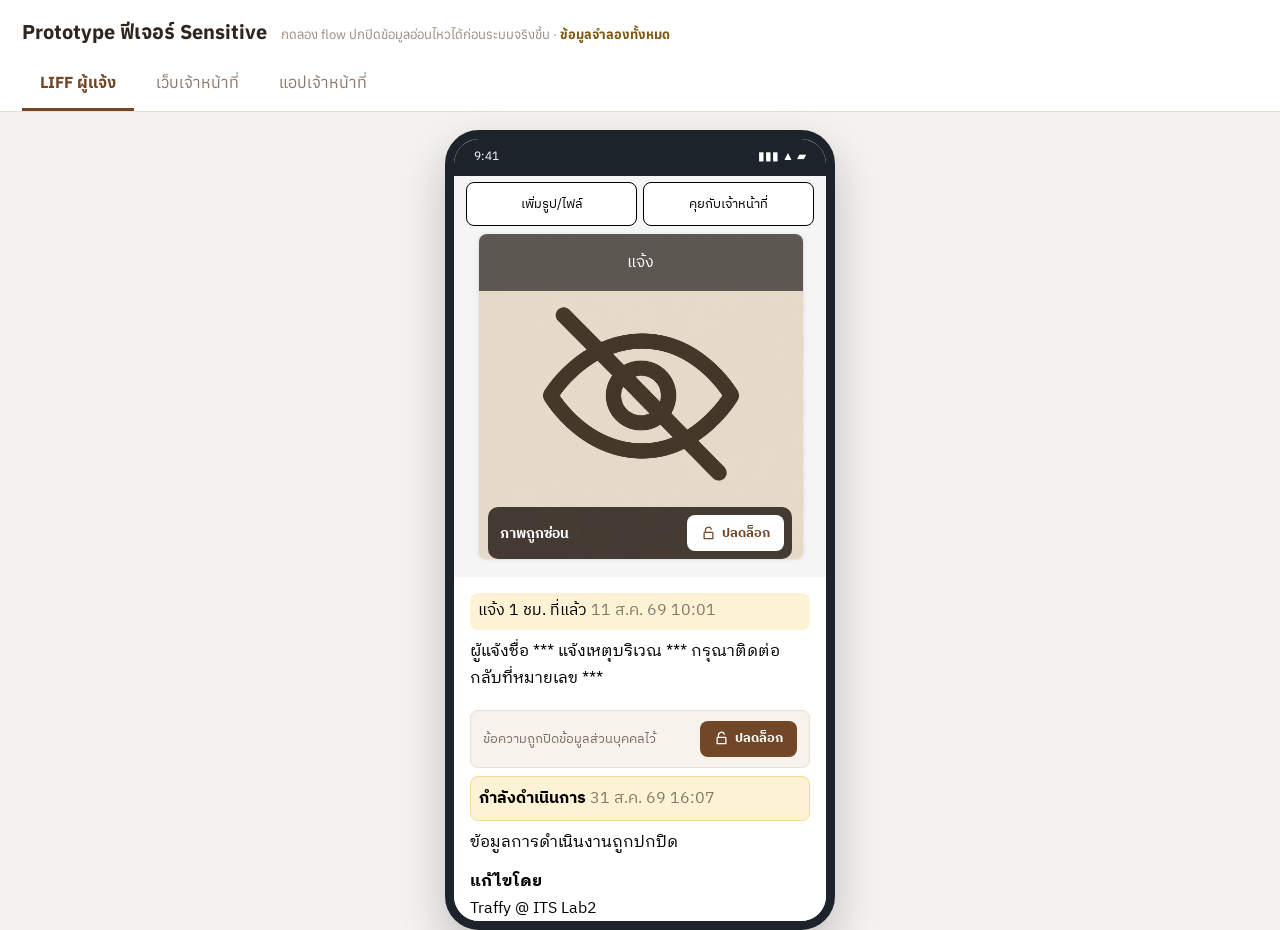
<file: index.html>
<!doctype html>
<html lang="th">
<head>
<meta charset="utf-8">
<meta name="viewport" content="width=device-width, initial-scale=1">
<meta name="robots" content="noindex, nofollow">
<title>Prototype ฟีเจอร์ Sensitive</title>
<link rel="preconnect" href="https://fonts.googleapis.com">
<link rel="preconnect" href="https://fonts.gstatic.com" crossorigin>
<link href="https://fonts.googleapis.com/css2?family=Anuphan:wght@400;500;600;700&display=swap" rel="stylesheet">
<style>
  * { box-sizing: border-box; }
  html, body { height: 100%; }
  body {
    margin: 0;
    font-family: "Anuphan", sans-serif;
    background: #f4f1ee;
    color: #2f241e;
    line-height: 1.6;
    display: flex;
    flex-direction: column;
  }

  /* ---------- หัวเรื่อง + แท็บ ---------- */

  header {
    background: #fff;
    border-bottom: 1px solid #e8ded5;
    padding: 16px 22px 0;
    flex: none;
  }
  .head-row {
    display: flex;
    align-items: baseline;
    gap: 14px;
    flex-wrap: wrap;
    max-width: 1240px;
    margin: 0 auto;
  }
  h1 { font-size: 20px; margin: 0; }
  .head-note { font-size: 13px; color: #9a8b7e; }
  .head-note strong { color: #7a5a12; }

  .tabs {
    display: flex;
    gap: 4px;
    max-width: 1240px;
    margin: 12px auto 0;
    overflow-x: auto;
  }
  .tab {
    appearance: none;
    border: none;
    background: transparent;
    font: inherit;
    color: #8a7a6d;
    padding: 10px 18px 12px;
    border-bottom: 3px solid transparent;
    cursor: pointer;
    white-space: nowrap;
    display: flex;
    align-items: center;
    gap: 8px;
  }
  .tab:hover { color: #714727; }
  .tab[aria-selected="true"] {
    color: #714727;
    font-weight: 700;
    border-bottom-color: #714727;
  }

  /* ---------- พื้นที่แสดงผล ---------- */

  main {
    flex: 1;
    min-height: 0;
    display: flex;
    justify-content: center;
    padding: 0 22px 22px;
  }
  .stage {
    width: 100%;
    max-width: 1240px;
    height: 100%;
    display: flex;
    justify-content: center;
  }
  .stage.is-phone { align-items: flex-start; padding-top: 18px; }

  .frame-plain {
    width: 100%;
    height: 100%;
    border: 1px solid #e3ded8;
    border-radius: 12px;
    background: #fff;
    overflow: hidden;
  }

  /* กรอบมือถือสำหรับ LIFF — เป็นแค่การจำลองบริบท ไม่ใช่ของจริงจาก LINE */
  .phone-shell {
    width: 390px;
    max-width: 100%;
    height: 800px;
    background: #fff;
    border: 9px solid #1d232b;
    border-radius: 34px;
    overflow: hidden;
    box-shadow: 0 20px 44px rgba(20, 28, 38, 0.22);
    display: flex;
    flex-direction: column;
  }
  .phone-shell__bar {
    background: #1d232b;
    color: #fff;
    font-size: 12px;
    padding: 7px 20px 11px;
    display: flex;
    justify-content: space-between;
    flex: none;
  }

  iframe { display: block; width: 100%; height: 100%; border: none; }

  .panel { display: none; width: 100%; height: 100%; justify-content: center; }
  .panel.is-active { display: flex; }

  @media (max-width: 720px) {
    main { padding: 0 12px 12px; }
  }
</style>
</head>
<body>

<header>
  <div class="head-row">
    <h1>Prototype ฟีเจอร์ Sensitive</h1>
    <span class="head-note">กดลอง flow ปกปิดข้อมูลอ่อนไหวได้ก่อนระบบจริงขึ้น · <strong>ข้อมูลจำลองทั้งหมด</strong></span>
  </div>

  <div class="tabs" role="tablist" aria-label="เลือกมุมมอง platform">
    <button class="tab" role="tab" id="tab-liff" aria-controls="panel-liff" aria-selected="true" data-view="liff">
      LIFF ผู้แจ้ง
    </button>
    <button class="tab" role="tab" id="tab-web" aria-controls="panel-web" aria-selected="false" data-view="web">
      เว็บเจ้าหน้าที่
    </button>
    <button class="tab" role="tab" id="tab-app" aria-controls="panel-app" aria-selected="false" data-view="app">
      แอปเจ้าหน้าที่
    </button>
  </div>
</header>

<main>
  <div class="stage" id="stage">

    <section class="panel is-active" id="panel-liff" role="tabpanel" aria-labelledby="tab-liff">
      <div class="phone-shell">
        <div class="phone-shell__bar"><span>9:41</span><span>▮▮▮ ▲ ▰</span></div>
        <iframe title="LIFF ผู้แจ้ง" data-src="./liff/"></iframe>
      </div>
    </section>

    <section class="panel" id="panel-web" role="tabpanel" aria-labelledby="tab-web">
      <div class="frame-plain">
        <iframe title="เว็บเจ้าหน้าที่" data-src="./web/"></iframe>
      </div>
    </section>

    <section class="panel" id="panel-app" role="tabpanel" aria-labelledby="tab-app">
      <iframe title="แอปเจ้าหน้าที่" data-src="./app/"></iframe>
    </section>

  </div>
</main>


<script>
  const VIEWS = ["liff", "web", "app"];

  const tabs = [...document.querySelectorAll(".tab")];
  const stage = document.getElementById("stage");

  // โหลด iframe ตอนเปิดแท็บครั้งแรกเท่านั้น กันไม่ให้ทั้ง 3 ตัวโหลดพร้อมกัน
  const activate = (view, { push = true } = {}) => {
    tabs.forEach((tab) => {
      const selected = tab.dataset.view === view;
      tab.setAttribute("aria-selected", String(selected));
    });

    document.querySelectorAll(".panel").forEach((panel) => {
      panel.classList.toggle("is-active", panel.id === `panel-${view}`);
    });

    const frame = document.querySelector(`#panel-${view} iframe`);
    if (frame && !frame.src) frame.src = frame.dataset.src;

    stage.classList.toggle("is-phone", view !== "web");

    if (push && window.location.hash !== `#${view}`) {
      history.replaceState(null, "", `#${view}`);
    }
  };

  tabs.forEach((tab) => {
    tab.addEventListener("click", () => activate(tab.dataset.view));
  });

  // ลูกศรซ้าย/ขวาสลับแท็บได้ตามมาตรฐาน tablist
  document.querySelector(".tabs").addEventListener("keydown", (event) => {
    const step = event.key === "ArrowRight" ? 1 : event.key === "ArrowLeft" ? -1 : 0;
    if (!step) return;
    event.preventDefault();
    const index = tabs.findIndex((tab) => tab.getAttribute("aria-selected") === "true");
    const next = tabs[(index + step + tabs.length) % tabs.length];
    next.focus();
    activate(next.dataset.view);
  });

  const initial = window.location.hash.replace("#", "");
  activate(VIEWS.includes(initial) ? initial : "liff", { push: false });
</script>
</body>
</html>
</file>
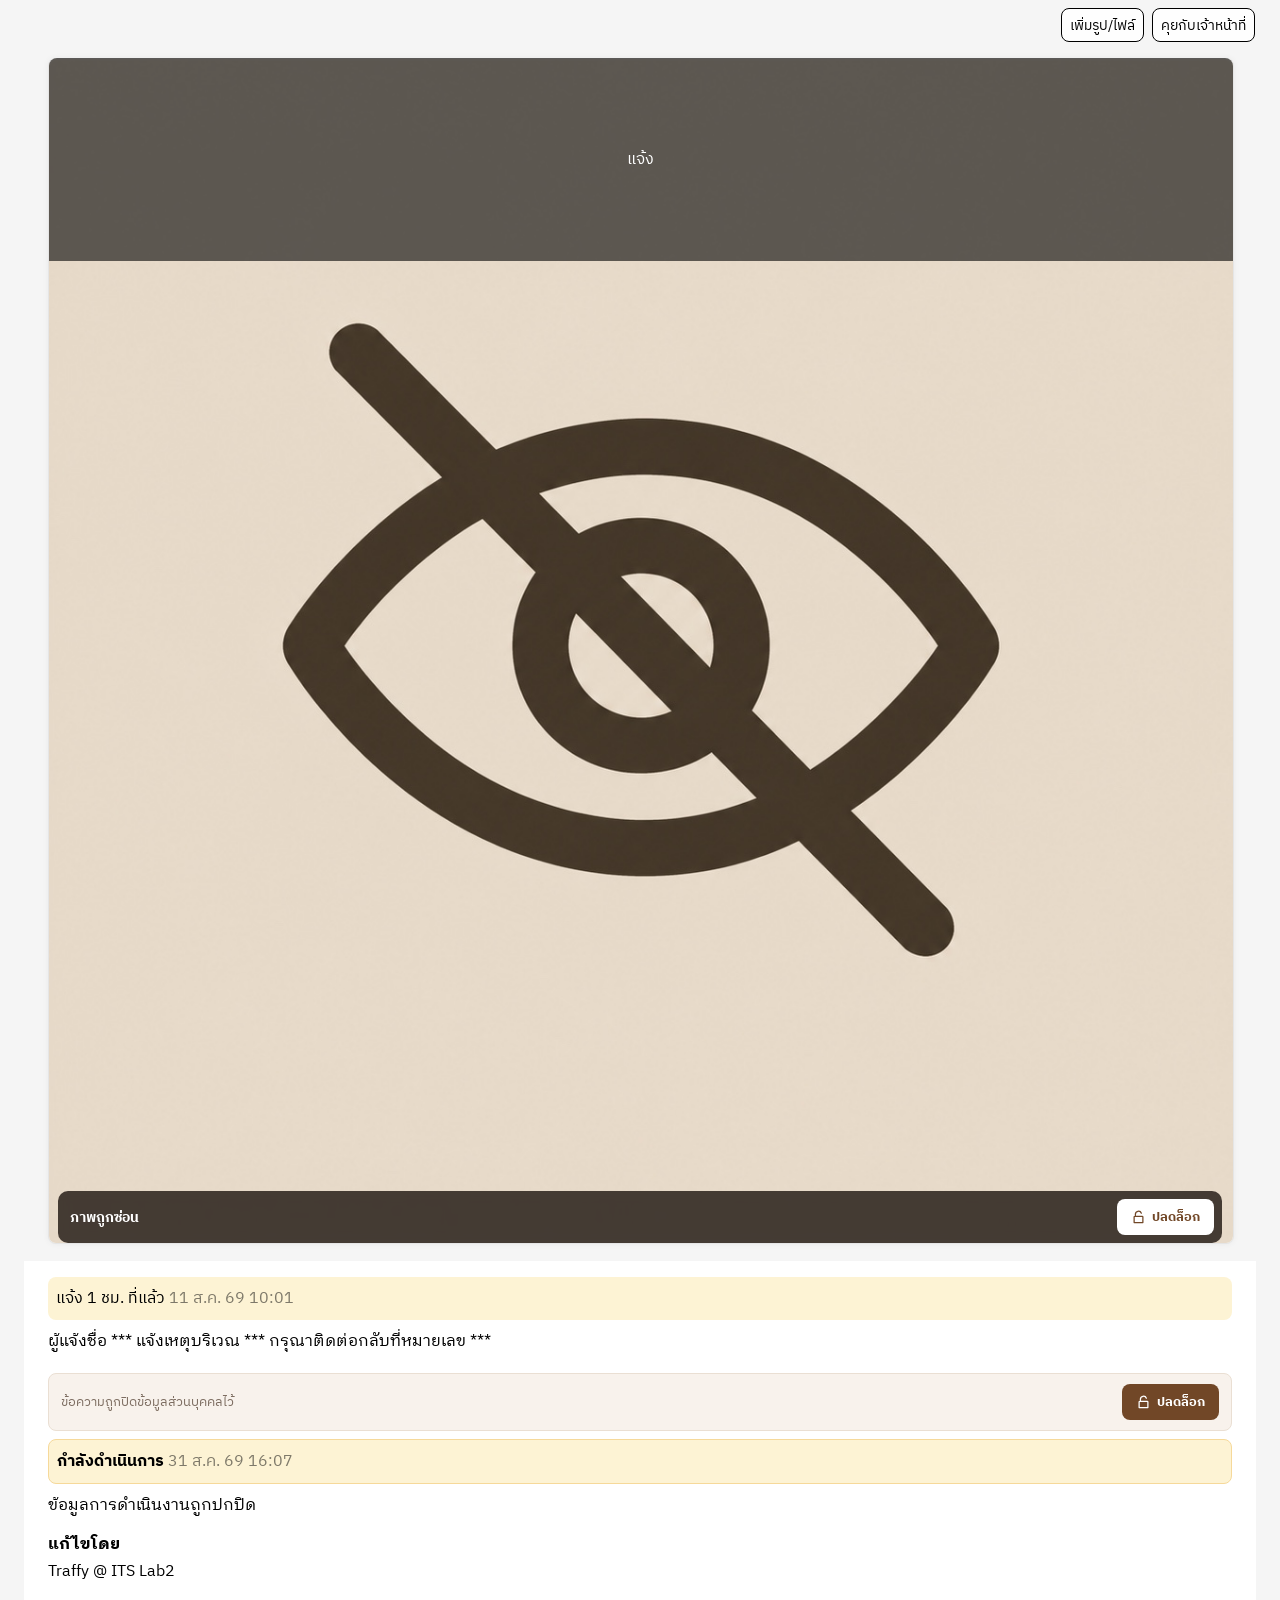
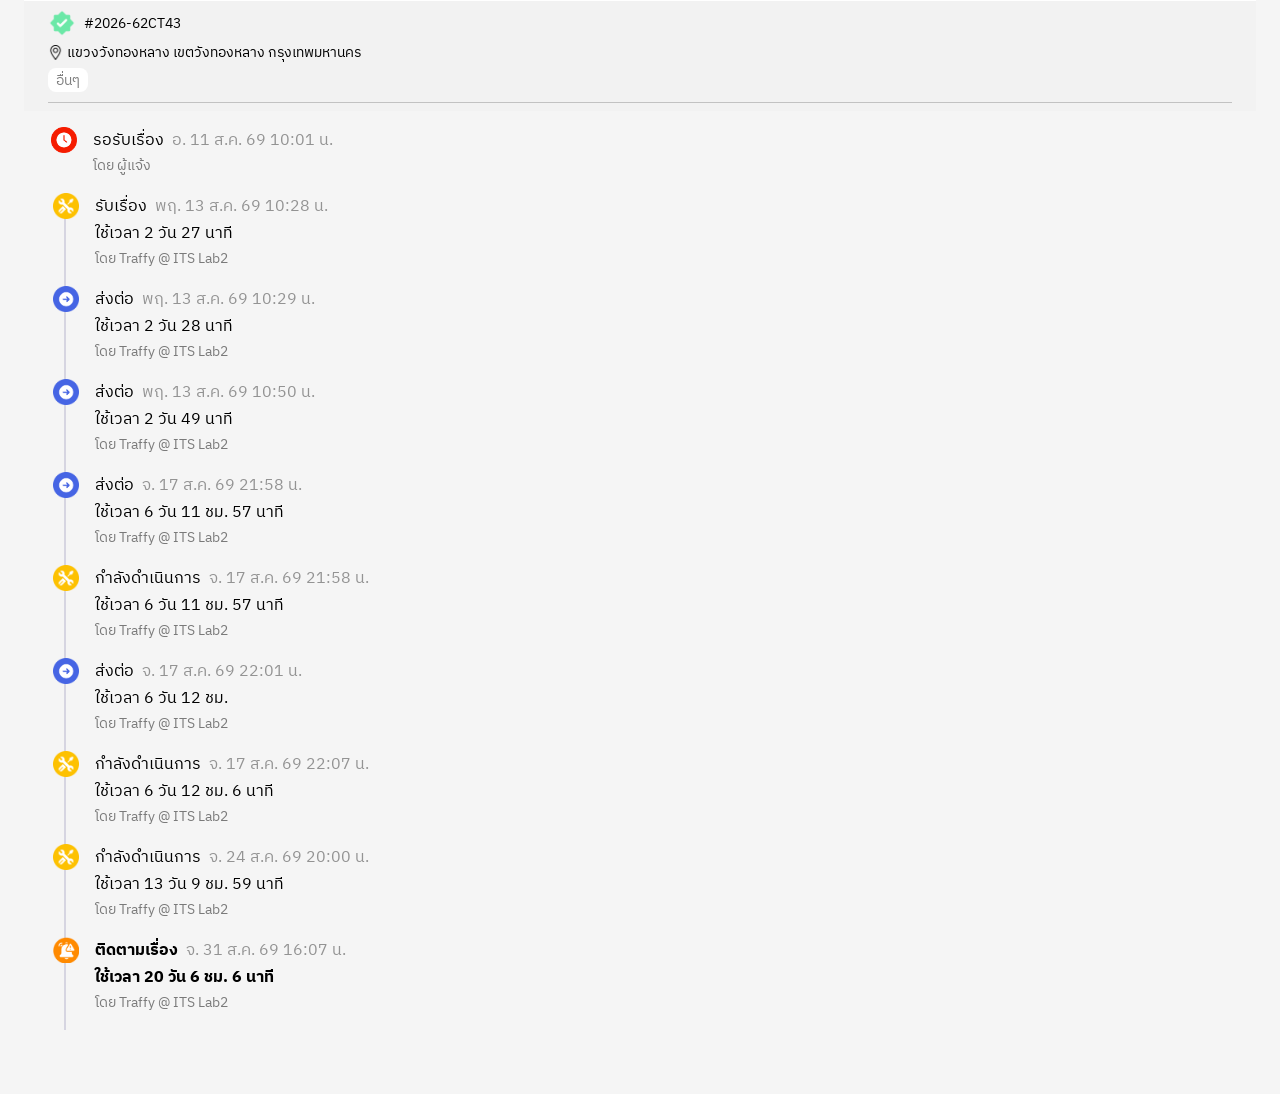
<file: liff/index.html>
<!doctype html>
<html lang="th">
<head>
<meta charset="utf-8">
<meta name="viewport" content="width=device-width, initial-scale=1">
<meta name="robots" content="noindex, nofollow">
<title>Prototype • LIFF ผู้แจ้ง</title>
<!-- CSS ตัวนี้คือของจริง compile จาก sensitive.scss + Detail.scss ของ fondue-liff-my-case
     markup ข้างล่างเขียนมือให้ตรงกับ Detail.jsx / SensitiveCaseView.jsx -->
<link rel="stylesheet" href="./assets/liff-real.css">
<!-- ชิ้นส่วนกลางที่ทั้ง 3 platform ใช้หน้าตาเดียวกัน (ปุ่มปลดล็อก · แถบ toolbar หลังปลดล็อก)
     โหลดทีหลัง liff-real.css เพื่อให้ทับของเดิมได้ -->
<link rel="stylesheet" href="../shared/sensitive-flow.css?v=5">
<style>
  html, body { margin: 0; background: #f5f5f5; }
  body { font-family: "IBM Plex Sans Thai", sans-serif; }
  .sensitive-image-lock-overlay {
    position: absolute;
    z-index: 2;
    right: 10px;
    bottom: 10px;
    left: 10px;
    display: flex;
    align-items: center;
    justify-content: space-between;
    gap: 10px;
    padding: 8px 8px 8px 12px;
    border-radius: 10px;
    color: #fff;
    background: rgba(32, 24, 19, .82);
    backdrop-filter: blur(5px);
    font-size: 14px;
    font-weight: 700;
  }
  /* ปุ่มปลดล็อก · แถบ toolbar หลังปลดล็อก · badge ย้ายไปอยู่ใน shared/sensitive-flow.css
     แล้ว (.sv-unlock, .sv-rendered-toolbar, .sv-security-badge, .sv-page-count,
     .sv-gallery-btn) เพื่อให้ทั้ง 3 platform ใช้ค่าชุดเดียวกัน */

  /* แถวปุ่มในโมดัล PIN — เพิ่มปุ่มยกเลิกให้ตรงกับ web และ app */
  .sensitive-pin-actions {
    display: flex;
    align-items: stretch;
    gap: 10px;
    margin-top: 8px;
  }
  /* ต้องเจาะจงถึง `.sensitive-pin-modal form` ให้ชนะกฎของจริงที่ตั้ง
     `.sensitive-pin-modal form .sensitive-primary-button{margin-top:20px}` ไว้
     ถ้าไม่ล้าง margin นั้น ปุ่มปลดล็อกจะดันความสูงแถวเป็น 68px
     แล้วปุ่มยกเลิกยืดตาม กลายเป็นสูงไม่เท่ากัน */
  .sensitive-pin-modal form .sensitive-pin-actions .sensitive-primary-button,
  .sensitive-pin-modal form .sensitive-pin-actions .sensitive-secondary-button {
    flex: 1;
    margin-top: 0;
  }
  /* ต้องตรงกับ .sensitive-primary-button ของจริงทุกค่า (min-height 48 / font 16 / radius 10)
     ไม่งั้นปุ่มสองอันในแถวเดียวกันสูงไม่เท่ากัน */
  .sensitive-secondary-button {
    display: flex;
    align-items: center;
    justify-content: center;
    min-height: 48px;
    padding: 10px 16px;
    border: 1px solid #e2d5c9;
    border-radius: 10px;
    background: #fff;
    color: #6b625d;
    font-family: inherit;
    font-size: 16px;
    font-weight: 700;
    /* ฟอนต์ IBM Plex Sans Thai มี line box สูงมากถ้าปล่อย normal (~46px ที่ 16px)
       ปุ่มจะสูงเกิน 48px ไปเอง แล้วไม่เท่ากับปุ่มปลดล็อก จึงตรึงไว้ที่ 1 */
    line-height: 1;
    cursor: pointer;
  }
</style>
</head>
<body>

<div class="detail-page-container">
  <!-- แถบปุ่มด้านบน — fixed เหมือนของจริง เป็นที่มาของ .with-actions ที่เว้น padding-top ให้ -->
  <div class="header-detail-container">
    <div class="btn-container">
      <div class="reopen-btn">เพิ่มรูป/ไฟล์</div>
      <div class="talk-with-org-btn">คุยกับเจ้าหน้าที่</div>
    </div>
  </div>

  <div id="root"></div>
</div>

<script type="module" src="./liff.js"></script>
</body>
</html>
</file>
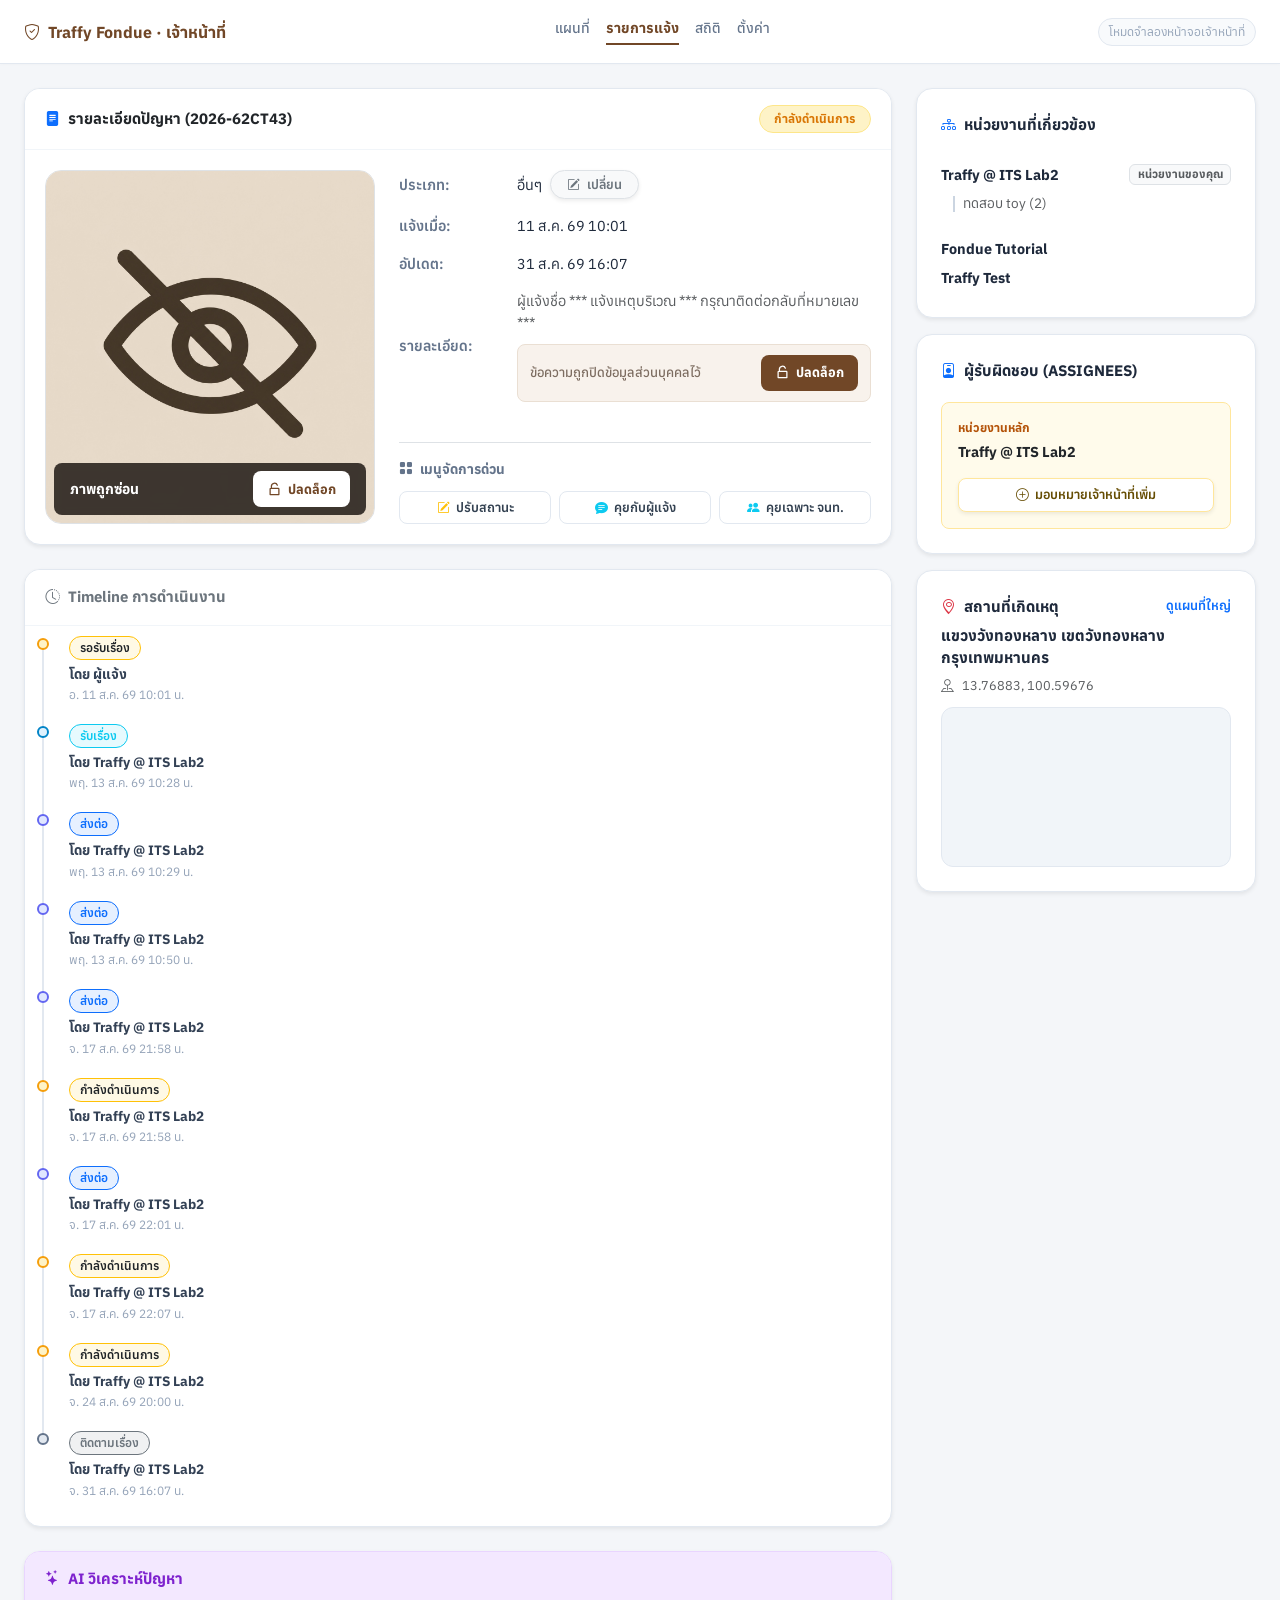
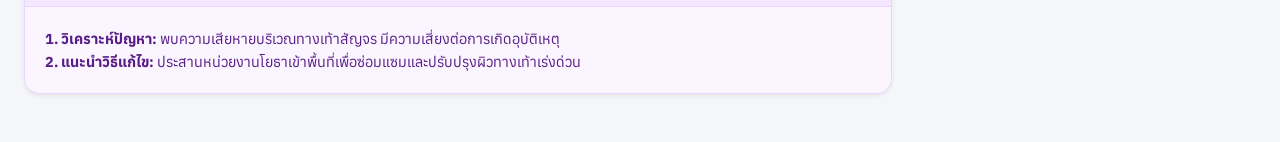
<file: web/index.html>
<!doctype html>
<html lang="th">
<head>
<meta charset="utf-8">
<meta name="viewport" content="width=device-width, initial-scale=1">
<meta name="robots" content="noindex, nofollow">
<title>Prototype • เว็บเจ้าหน้าที่ (citydata)</title>
<link rel="preconnect" href="https://fonts.googleapis.com">
<link rel="preconnect" href="https://fonts.gstatic.com" crossorigin>
<link href="https://fonts.googleapis.com/css2?family=Anuphan:wght@400;500;600;700&display=swap" rel="stylesheet">
<link href="https://cdn.jsdelivr.net/npm/bootstrap@5.3.2/dist/css/bootstrap.min.css" rel="stylesheet">
<link rel="stylesheet" href="https://cdn.jsdelivr.net/npm/bootstrap-icons@1.11.1/font/bootstrap-icons.css">
<link rel="stylesheet" href="../shared/sensitive-flow.css?v=4">
<style>
  * { box-sizing: border-box; }

  /* หน้าที่ render มาแล้วในฝั่งเว็บ
     ต้นฉบับ 1200x1800 — ปล่อยให้กว้างเต็มคอลัมน์ แต่ไม่เกิน 900px
     (เกินกว่านั้นคือขยายเกินความละเอียดต้นฉบับ ตัวหนังสือจะเบลอ) */
  .sv-web-page {
    padding: 12px;
    background: #fff;
    text-align: center;
  }
  .sv-web-page + .sv-web-page { border-top: 8px solid #eee8e3; }

  .sv-web-page-img {
    display: block;
    width: 100%;
    max-width: 900px;
    height: auto;
    margin: 0 auto;
    border-radius: 6px;
    cursor: zoom-in;
  }
  body {
    margin: 0;
    font-family: "Anuphan", sans-serif;
    background: #f4f6f9;
    color: #1e293b;
  }

  .topbar {
    background: #ffffff;
    border-bottom: 1px solid #e2e8f0;
    padding: 0 24px;
    min-height: 64px;
    display: flex;
    align-items: center;
    justify-content: space-between;
    gap: 15px;
    box-shadow: 0 1px 3px rgba(0, 0, 0, 0.02);
    flex-wrap: wrap;
  }
  .topbar__brand { font-weight: 700; font-size: 16px; color: #714727; white-space: nowrap; }
  .topbar__nav { display: flex; gap: 16px; font-size: 14px; color: #64748b; font-weight: 500; flex-wrap: wrap; }
  .topbar__nav span[aria-current] { color: #714727; font-weight: 700; border-bottom: 2px solid #714727; padding-bottom: 4px; }
  .topbar__right { font-size: 12px; color: #94a3b8; background: #f8fafc; padding: 4px 10px; border-radius: 20px; border: 1px solid #e2e8f0; white-space: nowrap; }

  @media (max-width: 768px) {
    .topbar { padding: 10px 16px; }
    .topbar__brand { font-size: 15px; }
    .topbar__nav { gap: 12px; font-size: 13px; }
    .topbar__right { display: none; }
  }

  .layout {
    max-width: 1440px;
    margin: 24px auto;
    padding: 0 24px;
    display: grid;
    grid-template-columns: 1fr 340px;
    gap: 24px;
    align-items: start;
  }
  @media (max-width: 900px) { .layout { grid-template-columns: 1fr; padding: 0 12px; } }

  .card {
    background: #ffffff;
    border: 1px solid #e2e8f0;
    border-radius: 16px;
    margin-bottom: 24px;
    box-shadow: 0 4px 6px -1px rgba(0, 0, 0, 0.02);
    overflow: hidden;
  }
  .card__head {
    padding: 16px 20px;
    border-bottom: 1px solid #f1f5f9;
    font-weight: 700;
    font-size: 15px;
    display: flex;
    justify-content: space-between;
    align-items: center;
    background: #ffffff;
    flex-wrap: wrap;
    gap: 10px;
  }
  .card__body { padding: 20px; }

  .status-pill {
    background-color: #fef3c7;
    color: #d97706;
    border: 1px solid #fde68a;
    padding: 4px 14px;
    border-radius: 20px;
    font-size: 0.75rem;
    font-weight: 700;
    display: inline-block;
    white-space: nowrap;
  }

  .info-row {
    display: flex;
    margin-bottom: 16px;
    align-items: center;
    flex-wrap: wrap;
    gap: 8px;
  }
  .info-label {
    width: 110px;
    font-weight: 600;
    color: #64748b;
    font-size: 0.9rem;
  }
  .info-value {
    flex: 1;
    color: #1e293b;
    font-size: 0.9rem;
    min-width: 200px;
  }

  .btn-fondue {
    background-color: #714727 !important;
    border-color: #714727 !important;
    color: #fff !important;
    border-radius: 999px !important;
    font-weight: 600;
    display: inline-flex !important;
    align-items: center !important;
    justify-content: center !important;
    gap: 6px;
    white-space: nowrap !important;
  }
  .btn-fondue:hover {
    background-color: #5c391f !important;
    border-color: #5c391f !important;
  }

  .action-btn { 
    background: #fff; 
    border: 1px solid #e2e8f0; 
    border-radius: 8px; 
    padding: 6px 12px; 
    font-size: 0.8rem; 
    font-weight: 600; 
    color: #334151; 
    display: inline-flex; 
    align-items: center; 
    gap: 6px; 
    cursor: pointer; 
    transition: all 0.2s;
    flex: 1;
    justify-content: center;
    white-space: nowrap;
  }
  .action-btn:hover { background: #f8fafc; border-color: #cbd5e1; }

  /* Timeline */
  .timeline-container { padding: 8px 4px; }
  .timeline-row { display: flex; margin-bottom: 18px; position: relative; }
  .tl-center { position: relative; width: 28px; display: flex; flex-direction: column; align-items: center; }
  .tl-line { position: absolute; top: 14px; bottom: -24px; width: 2px; background-color: #e2e8f0; z-index: 0; }
  .tl-dot { width: 12px; height: 12px; border-radius: 50%; border: 2px solid #f59e0b; background-color: #fef3c7; z-index: 1; margin-top: 4px; }
  .tl-right { flex: 1; padding-left: 12px; }
  .tl-badge { display: inline-block; padding: 2px 10px; border-radius: 20px; font-size: 0.75rem; font-weight: 600; margin-bottom: 4px; }
  .tl-time { font-size: 0.75rem; color: #94a3b8; margin-top: 2px; }

  .sidebar-title { font-weight: 700; font-size: 0.95rem; color: #1e293b; margin-bottom: 12px; display: flex; align-items: center; gap: 8px; }
  .map-box { background-color: #f1f5f9; height: 160px; border-radius: 12px; margin-top: 12px; background-image: url('https://placehold.co/400x200?text=Map+Placeholder'); background-size: cover; background-position: center; border: 1px solid #e2e8f0; }

  /* Grid ตัวเลือกประเภทปัญหาใน Modal */
  .category-grid {
    display: grid;
    grid-template-columns: repeat(4, 1fr);
    gap: 12px;
    max-height: 400px;
    overflow-y: auto;
    padding: 4px;
  }
  @media(max-width: 576px) { .category-grid { grid-template-columns: repeat(2, 1fr); } }
  .category-item {
    border: 1px solid #e2e8f0;
    border-radius: 12px;
    padding: 12px 8px;
    text-align: center;
    cursor: pointer;
    background: #fff;
    transition: all 0.2s;
    display: flex;
    flex-direction: column;
    align-items: center;
    gap: 8px;
  }
  .category-item:hover { border-color: #714727; background: #fcf6f0; }
  .category-item.selected { border-color: #714727; background: #fcf6f0; box-shadow: 0 0 0 2px #714727; }
  .category-icon {
    width: 44px;
    height: 44px;
    border-radius: 50%;
    background: #f1f5f9;
    display: flex;
    align-items: center;
    justify-content: center;
    font-size: 1.2rem;
    color: #475569;
  }
  .category-item.selected .category-icon { background: #714727; color: #fff; }
  .category-label { font-size: 0.8rem; font-weight: 600; color: #1e293b; }

  /* ซ่อน Scrollbar สำหรับคอนเทนเนอร์ปุ่มแนวนอน */
  .hide-scrollbar::-webkit-scrollbar { display: none; }
  .hide-scrollbar { -ms-overflow-style: none; scrollbar-width: none; }
</style>
</head>
<body>

<div class="topbar">
  <div class="topbar__brand"><i class="bi bi-shield-check me-2"></i>Traffy Fondue · เจ้าหน้าที่</div>
  <nav class="topbar__nav">
    <span>แผนที่</span>
    <span aria-current="page">รายการแจ้ง</span>
    <span>สถิติ</span>
    <span>ตั้งค่า</span>
  </nav>
  <div class="topbar__right">โหมดจำลองหน้าจอเจ้าหน้าที่</div>
</div>

<div class="layout">
  
  <main style="display:flex;flex-direction:column;gap:0px; min-width: 0;">

    <section class="card shadow-sm" id="mainProblemCard">
      <div class="card__head">
        <div class="d-flex align-items-center gap-2">
          <i class="bi bi-file-text-fill text-primary"></i>
          <span>รายละเอียดปัญหา (2026-62CT43)</span>
        </div>
        <div class="status-pill">กำลังดำเนินการ</div>
      </div>
      
      <!-- พื้นที่แสดงผล Sensitive Flow -->
      <div class="card__body" id="sensitive-root"></div>
    </section>

    <!-- Timeline -->
    <section class="card shadow-sm" id="timelineCard">
      <div class="card__head">
        <div class="d-flex align-items-center gap-2 text-secondary">
          <i class="bi bi-clock-history"></i> <span>Timeline การดำเนินงาน</span>
        </div>
      </div>
      <div class="card__body timeline-container" id="lockedTimelineBody"></div>
    </section>

    <!-- AI วิเคราะห์ปัญหา -->
    <section class="card shadow-sm" style="border: 1px solid #e9d5ff;">
      <div class="card__head" style="background-color: #f3e8ff; border-bottom: 1px solid #e9d5ff; color: #7e22ce;">
        <div class="d-flex align-items-center gap-2">
          <i class="bi bi-stars"></i> <span>AI วิเคราะห์ปัญหา</span>
        </div>
      </div>
      <div class="card__body" style="background-color: #faf5ff;">
        <div style="font-size: 0.9rem; color: #581c87; line-height: 1.6;">
          <strong>1. วิเคราะห์ปัญหา:</strong> พบความเสียหายบริเวณทางเท้าสัญจร มีความเสี่ยงต่อการเกิดอุบัติเหตุ<br>
          <strong>2. แนะนำวิธีแก้ไข:</strong> ประสานหน่วยงานโยธาเข้าพื้นที่เพื่อซ่อมแซมและปรับปรุงผิวทางเท้าเร่งด่วน
        </div>
      </div>
    </section>

  </main>

  <aside class="right-sidebar d-flex flex-column gap-3">
    <div class="card p-4 shadow-sm mb-0">
      <div class="sidebar-title"><i class="bi bi-diagram-3 text-primary"></i> หน่วยงานที่เกี่ยวข้อง</div>
      <div class="d-flex justify-content-between align-items-center mb-2 mt-3">
        <div class="fw-bold" style="font-size: 0.9rem; color: #1e293b;">Traffy @ ITS Lab2</div>
        <span class="badge bg-light text-muted border" style="font-size: 0.7rem;">หน่วยงานของคุณ</span>
      </div>
      <div class="d-flex align-items-center gap-2 mb-2 ms-2 text-muted" style="font-size: 0.85rem;">
        <div style="width: 2px; height: 16px; background-color: #cbd5e1; margin-left: 4px;"></div>
        <span>ทดสอบ toy (2)</span>
      </div>
      <div class="fw-bold mb-2 mt-3" style="font-size: 0.9rem; color: #1e293b;">Fondue Tutorial</div>
      <div class="fw-bold mb-1" style="font-size: 0.9rem; color: #1e293b;">Traffy Test</div>
    </div>

    <div class="card p-4 shadow-sm mb-0">
      <div class="sidebar-title"><i class="bi bi-person-badge text-primary"></i> ผู้รับผิดชอบ (ASSIGNEES)</div>
      <div class="mt-2 p-3 bg-light rounded-3 border border-warning-subtle" style="background-color: #fffbeb !important;">
        <div style="font-size: 0.75rem; color: #b45309; font-weight: 700; margin-bottom: 4px;">หน่วยงานหลัก</div>
        <div class="fw-bold mb-3 text-dark" style="font-size: 0.9rem;">Traffy @ ITS Lab2</div>
        <button class="action-btn w-100 justify-content-center text-warning-emphasis bg-white border-warning-subtle shadow-sm">
          <i class="bi bi-plus-circle"></i> มอบหมายเจ้าหน้าที่เพิ่ม
        </button>
      </div>
    </div>

    <div class="card p-4 shadow-sm mb-0">
      <div class="sidebar-title d-flex justify-content-between w-100 mb-2">
        <div class="d-flex align-items-center gap-2">
          <i class="bi bi-geo-alt text-danger"></i> สถานที่เกิดเหตุ
        </div>
        <a href="#" class="text-decoration-none" style="font-size: 0.8rem; font-weight: 600;">ดูแผนที่ใหญ่</a>
      </div>
      <div class="fw-bold mb-2" style="font-size: 0.95rem; color: #1e293b; line-height: 1.4;" id="addressSidebarText">
        แขวงวังทองหลาง เขตวังทองหลาง กรุงเทพมหานคร
      </div>
      <div class="d-flex align-items-center gap-2 text-muted" style="font-size: 0.8rem;">
        <i class="bi bi-pin-map"></i>
        <span>13.76883, 100.59676</span>
      </div>
      <div class="map-box"></div>
    </div>
  </aside>
</div>

<script type="module">
  import {
    createSensitivePin,
    getCredentialStatus,
    getRenderedContent,
    lockedCase,
    lockedTimeline,
    unlockSensitiveCase,
  } from "../shared/sensitive-mock.js";
  import { SENSITIVE_TEXT as T } from "../shared/sensitive-text.js";
  import { GALLERY_ICON_SVG, LOCK_ICON_SVG, openSecureZoomModal } from "../shared/sensitive-flow.js?v=4";

  const root = document.getElementById("sensitive-root");


  // ไทม์ไลน์ตอนยังล็อก — API ส่งรายการมาครบ ตัดแค่ note กับ photo
  // เจ้าหน้าที่จึงยังเห็นว่าเรื่องเดินไปถึงไหน ใครทำ เมื่อไหร่
  const TIMELINE_TONE = {
    "รอรับเรื่อง": ["bg-warning bg-opacity-10 text-dark border border-warning", "#fef3c7", "#f59e0b"],
    "รับเรื่อง": ["bg-info bg-opacity-10 text-info border border-info", "#e0f2fe", "#0284c7"],
    "ส่งต่อ": ["bg-primary bg-opacity-10 text-primary border border-primary", "#e0e7ff", "#6366f1"],
    "กำลังดำเนินการ": ["bg-warning bg-opacity-10 text-dark border border-warning", "#fef3c7", "#f59e0b"],
    "ติดตามเรื่อง": ["bg-secondary bg-opacity-10 text-secondary border border-secondary", "#e2e8f0", "#64748b"],
  };

  function renderLockedTimeline() {
    const body = document.getElementById("lockedTimelineBody");
    if (!body) return;
    body.innerHTML = lockedTimeline
      .map((item, index) => {
        const [badge, dotBg, dotBorder] =
          TIMELINE_TONE[item.tl_state_name] || TIMELINE_TONE["ติดตามเรื่อง"];
        const last = index === lockedTimeline.length - 1;
        return `
          <div class="timeline-row">
            <div class="tl-center">
              ${last ? "" : '<div class="tl-line"></div>'}
              <div class="tl-dot" style="background:${dotBg}; border-color:${dotBorder};"></div>
            </div>
            <div class="tl-right">
              <div class="tl-badge ${badge}">${item.tl_state_name}</div>
              <div class="fw-bold" style="font-size: 0.85rem; color: #334155;">โดย ${item.group_name || item.first_name}</div>
              <div class="tl-time">${item.display_date} น.</div>
            </div>
          </div>
        `;
      })
      .join("");
  }

  const PIN_ICON = `
    <div style="width: 56px; height: 56px; background-color: #eff6ff; border-radius: 50%; display: flex; align-items: center; justify-content: center; margin: 0 auto 16px auto;">
      <svg width="28" height="28" viewBox="0 0 24 24" fill="none" class="text-primary">
        <path d="M7 10V7a5 5 0 0 1 10 0v3M6 10h12a1 1 0 0 1 1 1v9H5v-9a1 1 0 0 1 1-1Z" stroke="currentColor" stroke-width="2" stroke-linecap="round" stroke-linejoin="round"/>
      </svg>
    </div>
  `;

  // ข้อความทั้งหมดมาจาก shared/sensitive-text.js — อย่าเขียนคำทับในไฟล์นี้
  const MODE_CONTENT = { setup: T.pin.setup, unlock: T.pin.unlock };

  const CATEGORIES = [
    { name: "น้ำท่วม", icon: "bi-water" },
    { name: "ความสะอาด", icon: "bi-trash" },
    { name: "ไฟฟ้า", icon: "bi-lightning-charge" },
    { name: "ทางเท้า", icon: "bi-signpost-split" },
    { name: "หาบเร่แผงลอย", icon: "bi-shop" },
    { name: "ประปา", icon: "bi-droplet" },
    { name: "ถนน", icon: "bi-road" },
    { name: "ผิดกฎจราจร", icon: "bi-cone-striped" },
    { name: "ทุจริต", icon: "bi-shield-exclamation" },
    { name: "สัตว์", icon: "bi-shield" },
    { name: "เสียง", icon: "bi-volume-up" },
    { name: "โรงเรียน", icon: "bi-mortarboard" },
    { name: "ฝุ่นควัน", icon: "bi-cloud-haze" },
    { name: "คนเร่ร่อน", icon: "bi-person" },
    { name: "แท็กซี่/รถเมล์", icon: "bi-bus-front" },
    { name: "ต้นไม้", icon: "bi-tree" },
    { name: "ภัยออนไลน์", icon: "bi-laptop" },
    { name: "ขอความช่วยเหลือ", icon: "bi-heart" },
    { name: "สุขภาพ", icon: "bi-hospital" },
    { name: "อื่นๆ", icon: "bi-three-dots" }
  ];

  let viewToken = "";
  let currentCategory = lockedCase.category || "อื่นๆ";

  function lockedMarkup() {
    return `
      <div class="row g-4 align-items-stretch">
        <div class="col-lg-5">
          <div class="position-relative h-100 overflow-hidden rounded-4 border bg-light">
            <img src="${lockedCase.censoredPhoto}" alt="${T.locked.photoAlt}"
                 class="img-fluid w-100 h-100"
                 style="aspect-ratio: 1/1; object-fit: cover;" draggable="false">
            <div class="position-absolute start-0 end-0 bottom-0 d-flex align-items-center justify-content-between gap-2 m-2 px-3 py-2 rounded-3 text-white"
                 style="background: rgba(24,18,14,.82); backdrop-filter: blur(5px);">
              <span class="fw-bold small">${T.locked.photoLabel}</span>
              <button type="button" class="sv-unlock sv-unlock--onscrim" id="unlock-button">
                ${LOCK_ICON_SVG}${T.locked.unlockButton}
              </button>
            </div>
          </div>
        </div>

        <div class="col-lg-7 d-flex flex-column justify-content-between">
          <div>
            <div class="info-row">
              <div class="info-label">ประเภท:</div>
              <div class="info-value d-flex align-items-center gap-2">
                <span id="current-category-label">${currentCategory}</span>
                <button class="btn btn-light btn-sm border py-1 px-3 text-secondary rounded-pill shadow-sm" id="change-category-btn-locked" style="font-size: 0.8rem; font-weight: 600;">
                  <i class="bi bi-pencil-square me-1"></i> เปลี่ยน
                </button>
              </div>
            </div>
            <div class="info-row">
              <div class="info-label">แจ้งเมื่อ:</div>
              <div class="info-value">${lockedCase.reportedAt}</div>
            </div>
            <div class="info-row">
              <div class="info-label">อัปเดต:</div>
              <div class="info-value">${lockedCase.updatedAt}</div>
            </div>
            <!-- ปุ่มปลดล็อกจุดที่สอง ต่อท้ายข้อความรายละเอียด
                 เจ้าหน้าที่ที่อยากอ่านข้อความจะได้ไม่ต้องไปหาปุ่มที่มุมภาพ
                 ใช้ class เดียวกับอีกสองหน้า (.sv-unlock) เพื่อให้หน้าตาตรงกัน -->
            <div class="info-row align-items-center">
              <div class="info-label">รายละเอียด:</div>
              <div class="info-value text-muted">
                ${lockedCase.censoredDescription}
                <div class="sv-desc-unlock">
                  <span class="sv-desc-unlock__hint">${T.locked.descriptionHint}</span>
                  <button type="button" class="sv-unlock sv-unlock--solid" id="unlock-button-description">
                    ${LOCK_ICON_SVG}${T.locked.unlockButton}
                  </button>
                </div>
              </div>
            </div>
          </div>

          <!-- เมนูจัดการด่วน 3 ปุ่มในบรรทัดเดียวกัน -->
          <div class="mt-4 pt-3 border-top">
            <div style="font-size: 0.85rem; font-weight: 700; color: #64748b; margin-bottom: 12px;">
              <i class="bi bi-grid-fill me-1"></i> เมนูจัดการด่วน
            </div>
            <div class="d-flex align-items-center gap-2 flex-wrap">
              <button class="action-btn"><i class="bi bi-pencil-square text-warning"></i> ปรับสถานะ</button>
              <button class="action-btn"><i class="bi bi-chat-text-fill text-info"></i> คุยกับผู้แจ้ง</button>
              <button class="action-btn"><i class="bi bi-people-fill text-info"></i> คุยเฉพาะ จนท.</button>
            </div>
          </div>
        </div>
      </div>
    `;
  }

  function renderLocked() {
    root.innerHTML = lockedMarkup();
    const timelineCard = document.getElementById("timelineCard");
    if (timelineCard) timelineCard.style.display = "";
    renderLockedTimeline();
    // ปุ่มปลดล็อกทั้งสองจุดเรียก flow เดียวกัน
    document.getElementById("unlock-button").addEventListener("click", openUnlockFlow);
    document.getElementById("unlock-button-description").addEventListener("click", openUnlockFlow);
    document.getElementById("change-category-btn-locked").addEventListener("click", openCategoryModal);
  }

  async function openUnlockFlow() {
    // ครั้งแรกให้ตั้งรหัส ครั้งต่อไปให้กรอกเพื่อปลดล็อก
    const status = await getCredentialStatus();
    openPinModal(status.hasPin ? "unlock" : "setup");
  }

  function pinFieldMarkup(id, label) {
    return `
      <label class="form-label fw-bold small text-start d-block text-secondary mb-1" for="${id}">${label}</label>
      <input id="${id}" class="form-control text-center fw-bold mb-3 bg-light" type="password" inputmode="numeric" maxlength="6" value="" autocomplete="new-password" style="letter-spacing: 8px; font-size: 1.25rem; border-radius: 12px; padding: 10px;">
    `;
  }

  function openPinModal(mode, notice = "") {
    const content = MODE_CONTENT[mode] || MODE_CONTENT.setup;
    const needsConfirm = mode === "setup";

    const backdrop = document.createElement("div");
    backdrop.className = "position-fixed top-0 start-0 w-100 h-100 d-flex align-items-center justify-content-center";
    backdrop.style.cssText = "background: rgba(0,0,0,0.6); z-index: 1050; backdrop-filter: blur(4px);";
    backdrop.innerHTML = `
      <div class="bg-white p-4 rounded-4 shadow-lg text-center" style="width: 420px; max-width: 90%;">
        ${PIN_ICON}
        <h4 class="fw-bold mb-1" style="font-size: 1.2rem; color: #1e293b;">${content.title}</h4>
        <p class="text-muted small mb-4">${content.description}</p>
        ${notice ? `<div class="alert alert-warning py-2 small mb-3">${notice}</div>` : ""}
        <form class="text-start" autocomplete="off">
          ${pinFieldMarkup("sensitive-pin", content.pinLabel)}
          ${needsConfirm ? pinFieldMarkup("sensitive-confirm-pin", T.pin.setup.confirmLabel) : ""}
          <div class="text-danger small mb-3 error-box text-center" role="alert" hidden></div>

          <div class="d-flex gap-2 mt-3">
            <button type="button" class="btn btn-light border w-50 py-2 fw-bold text-secondary rounded-pill modal-close-btn">${T.pin.cancel}</button>
            <button type="submit" class="btn btn-fondue w-50 py-2 shadow-sm rounded-pill">${content.submit}</button>
          </div>

        </form>
      </div>
    `;
    document.body.append(backdrop);
    document.body.style.overflow = "hidden";

    const close = () => {
      backdrop.remove();
      document.body.style.overflow = "";
    };

    const errorBox = backdrop.querySelector(".error-box");
    const showError = (text) => {
      errorBox.textContent = text;
      errorBox.hidden = false;
    };

    backdrop.querySelectorAll(".modal-close-btn").forEach(btn => btn.addEventListener("click", close));
    backdrop.querySelector("form").addEventListener("submit", async (event) => {
      event.preventDefault();
      errorBox.hidden = true;

      const pin = backdrop.querySelector("#sensitive-pin").value;
      if (!/^\d{6}$/.test(pin)) return showError(T.pin.errors.length);

      if (needsConfirm) {
        const confirmPin = backdrop.querySelector("#sensitive-confirm-pin").value;
        if (pin !== confirmPin) return showError(T.pin.errors.mismatch);
      }

      const submit = backdrop.querySelector("button[type='submit']");
      submit.disabled = true;
      submit.textContent = T.pin.submitting;

      try {
        if (mode === "setup") {
          await createSensitivePin(pin);
          close();
          openPinModal("unlock", T.pin.setupDone);
          return;
        }

        const result = await unlockSensitiveCase(lockedCase.ticketId, pin);
        viewToken = result.viewToken;
        close();
        await renderUnlocked();
      } catch (error) {
        submit.disabled = false;
        submit.textContent = content.submit;
        // ต่อท้ายจำนวนครั้งที่เหลือให้ตรงกับอีกสองหน้า เดิม web ไม่ได้แสดง
        showError(
          error.code === "INVALID_PIN" && error.attemptsRemaining != null
            ? `${error.message} (เหลืออีก ${error.attemptsRemaining} ครั้ง)`
            : error.message || T.pin.errors.generic
        );
      }
    });

    setTimeout(() => {
      const pinInput = backdrop.querySelector("#sensitive-pin");
      if (pinInput) {
        pinInput.value = "";
        pinInput.focus();
      }
    }, 50);
  }

  function openCategoryModal() {
    let selectedCat = currentCategory;

    const backdrop = document.createElement("div");
    backdrop.className = "position-fixed top-0 start-0 w-100 h-100 d-flex align-items-center justify-content-center";
    backdrop.style.cssText = "background: rgba(0,0,0,0.6); z-index: 1050; backdrop-filter: blur(4px);";
    backdrop.innerHTML = `
      <div class="bg-white p-4 rounded-4 shadow-lg" style="width: 560px; max-width: 95%;">
        <div class="d-flex justify-content-between align-items-center mb-3">
          <h5 class="fw-bold mb-0" style="color: #1e293b;">เปลี่ยนประเภทปัญหา</h5>
          <button type="button" class="btn-close modal-close-btn" aria-label="ปิด"></button>
        </div>
        
        <div class="category-grid mb-4">
          ${CATEGORIES.map(cat => `
            <div class="category-item ${cat.name === selectedCat ? 'selected' : ''}" data-name="${cat.name}">
              <div class="category-icon"><i class="bi ${cat.icon}"></i></div>
              <div class="category-label">${cat.name}</div>
            </div>
          `).join("")}
        </div>

        <div class="d-flex justify-content-end gap-2 pt-3 border-top">
          <button type="button" class="btn btn-light border px-4 py-2 fw-bold text-secondary rounded-pill modal-close-btn">ยกเลิก</button>
          <button type="button" class="btn btn-fondue px-4 py-2 rounded-pill" id="save-category-btn">บันทึกข้อมูล</button>
        </div>
      </div>
    `;
    document.body.append(backdrop);
    document.body.style.overflow = "hidden";

    const close = () => {
      backdrop.remove();
      document.body.style.overflow = "";
    };

    backdrop.querySelectorAll(".modal-close-btn").forEach(btn => btn.addEventListener("click", close));

    backdrop.querySelectorAll(".category-item").forEach(item => {
      item.addEventListener("click", (e) => {
        backdrop.querySelectorAll(".category-item").forEach(i => i.classList.remove("selected"));
        const target = e.currentTarget;
        target.classList.add("selected");
        selectedCat = target.getAttribute("data-name");
      });
    });

    backdrop.querySelector("#save-category-btn").addEventListener("click", () => {
      currentCategory = selectedCat;
      const labelEl = document.getElementById("current-category-label");
      if (labelEl) labelEl.textContent = currentCategory;
      const unlockedLabelEl = document.getElementById("unlocked-category-text");
      if (unlockedLabelEl) unlockedLabelEl.textContent = currentCategory;
      close();
    });
  }

  async function renderUnlocked() {
    root.innerHTML = `
      <div class="text-center py-4">
        <div class="spinner-border text-warning mb-2" role="status"></div>
        <div class="text-muted small">${T.unlocked.loading}</div>
      </div>
    `;

    let content;
    try {
      content = await getRenderedContent(lockedCase.ticketId);
    } catch {
      // เดิมหน้านี้ไม่มี state นี้เลย ถ้า render ล้มจะค้างที่ spinner ตลอดไป
      root.innerHTML = `
        <div class="sv-render-error">
          <p class="mb-0">${T.unlocked.renderFailed}</p>
          <button type="button" class="sv-unlock sv-unlock--solid" id="render-retry">${T.unlocked.retry}</button>
        </div>
      `;
      document.getElementById("render-retry").addEventListener("click", renderLocked);
      return;
    }

    document.getElementById("timelineCard").style.display = "none";

    // เหลือเฉพาะปุ่มจัดการของหน้าเจ้าภาพไว้ใน card head
    // ส่วน badge SENSITIVE / จำนวนหน้า / ปุ่มดูภาพ ย้ายลงไปอยู่ในการ์ดแล้ว
    // เพื่อให้เป็นชิ้นเดียวกับ LIFF และ app และเวลาพอร์ตลง citydata จริง
    // จะได้ไม่ต้องไปแก้ header ของหน้า detail เดิม
    const cardHead = document.querySelector("#mainProblemCard .card__head");
    cardHead.innerHTML = `
      <div class="d-flex align-items-center gap-2 flex-wrap w-100 justify-content-end" style="padding-bottom: 2px;">
        <button class="action-btn" id="change-category-btn" style="padding: 4px 8px; font-size: 0.75rem;"><i class="bi bi-pencil-square text-secondary"></i> เปลี่ยนประเภท</button>
        <button class="action-btn" style="padding: 4px 8px; font-size: 0.75rem;"><i class="bi bi-pencil-square text-warning"></i> ปรับสถานะ</button>
        <button class="action-btn" style="padding: 4px 8px; font-size: 0.75rem;"><i class="bi bi-chat-text-fill text-info"></i> คุยกับผู้แจ้ง</button>
        <button class="action-btn" style="padding: 4px 8px; font-size: 0.75rem;"><i class="bi bi-people-fill text-info"></i> คุยเฉพาะ จนท.</button>
      </div>
    `;

    // ภาพจาก renderer เป็น 1200x1800 เท่ากันทุก platform (RENDER_WIDTH คงที่ในฝั่ง service)
    // เดิมหน้านี้ครอบ max-height:450px ทำให้ภาพเหลือกว้างแค่ ~300px ในคอลัมน์กว้าง ~950px
    // จึงอ่านไม่ออก ตอนนี้ให้ภาพกว้างเต็มคอลัมน์ (cap ที่ 900px กันภาพยืดเกินความละเอียดต้นฉบับ)
    // แล้วกดที่ภาพเพื่อเปิดดูขนาดเต็ม 1200px ในแกลเลอรีได้
    root.innerHTML = `
      <section class="sv-rendered-card mt-3">
        <div class="sv-rendered-toolbar">
          <div class="sv-rendered-badges">
            <span class="sv-security-badge">${T.unlocked.badge}</span>
            <span class="sv-page-count">${T.unlocked.pageCount(content.pages.length)}</span>
          </div>
          <button type="button" class="sv-gallery-btn" id="open-gallery">
            ${GALLERY_ICON_SVG}${T.unlocked.galleryButton(content.media.length)}
          </button>
        </div>
        ${content.pages
          .map(
            (url, index) =>
              `<div class="sensitive-rendered-page is-loaded position-relative image-wrapper sv-web-page sv-page-card" data-page-index="${index}">
                 <div class="watermark-overlay" style="display: block;"></div>
                 <img class="sv-web-page-img" src="${url}" alt="รายละเอียดหน้า ${index + 1}"
                      draggable="false" loading="lazy" data-page-index="${index}">
                 <button type="button" class="sv-page-zoom-hint" data-page-index="${index}">
                   <span>🔍</span> แตะเพื่อซูม
                 </button>
               </div>`
          )
          .join("")}
      </section>
    `;

    document.getElementById("open-gallery").addEventListener("click", () => openSecureZoomModal(content.media, 0, document.body));
    document.getElementById("change-category-btn").addEventListener("click", openCategoryModal);

    // กดที่หน้าไหนก็เปิดดูขนาดเต็มพร้อมฟังก์ชันซูมและบล็อกการดาวน์โหลด
    const pageMedia = content.pages.map((url, index) => ({
      id: `page-${index + 1}`,
      label: `หน้าที่ ${index + 1} จาก ${content.pages.length} (รายละเอียดและไทม์ไลน์)`,
      url,
    }));
    root.querySelectorAll(".sv-page-card").forEach((card) => {
      card.addEventListener("click", () => {
        openSecureZoomModal(pageMedia, Number(card.dataset.pageIndex || 0), document.body);
      });
    });
  }

  function openGallery(media, startIndex = 0) {
    openSecureZoomModal(media, startIndex, document.body);
  }

  renderLocked();
</script>
</body>
</html>
</file>
<file: liff/assets/liff-real.css>
@font-face{font-family:IBM Plex Sans Thai Looped;src:url(./IBMPlexSansThaiLooped-Bold-BEY1-c5I.ttf) format("truetype");font-weight:700;font-display:swap}
@font-face{font-family:IBM Plex Sans Thai Looped;src:url(./IBMPlexSansThaiLooped-Regular-CRyumoqQ.ttf) format("truetype");font-weight:400;font-display:swap}
@font-face{font-family:IBM Plex Sans Thai;src:url(./IBMPlexSansThai-Bold-Cv5lHaiJ.ttf) format("truetype");font-weight:700;font-display:swap}
@font-face{font-family:IBM Plex Sans Thai;src:url(./IBMPlexSansThai-Regular-PLdRPvbN.ttf) format("truetype");font-weight:400;font-display:swap}

.modal-zoom{position:fixed;top:50%;left:50%;transform:translate(-50%,-50%);width:100%;height:100vh;background-color:#000000b3;display:flex;flex-direction:column;justify-content:center;align-items:center;z-index:3}.modal-content-zoom{width:100%;height:100%;position:relative;display:flex;align-items:center;justify-content:center}.modal-content-zoom .zoom-img{max-width:80%;max-height:80vh;border-radius:8px}.modal-content-zoom .div-close-img{width:30px;height:30px;border-radius:50%;background-color:#fff;position:absolute;top:50px;right:0%;cursor:pointer}.modal-content-zoom .div-close-img img.iconX{width:30px;height:30px}.modal-content-zoom .div-left-img{width:30px;height:30px;border-radius:50%;position:absolute;left:0%;cursor:pointer}.modal-content-zoom .div-left-img img.left-img{width:30px;height:30px}.modal-content-zoom .div-right-img{width:30px;height:30px;border-radius:50%;position:absolute;right:0%;cursor:pointer}.modal-content-zoom .div-right-img img.right-img{width:30px;height:30px}.sensitive-case-view{min-height:100vh;box-sizing:border-box;padding:24px 0 40px;background:#f5f5f5;color:#2d211a;font-family:IBM Plex Sans Thai,sans-serif}.sensitive-case-view.with-actions{padding-top:58px}.sensitive-lock-card,.sensitive-locked-toolbar,.sensitive-locked-image-card,.sensitive-locked-detail-card,.sensitive-rendered-card,.sensitive-unlocked-heading,.sensitive-view-all-button,.sensitive-loading-card{width:100%;max-width:720px;margin-right:auto;margin-left:auto;box-sizing:border-box}.sensitive-locked-toolbar{display:flex;align-items:center;justify-content:space-between;gap:12px;width:calc(100% - 48px);margin-right:24px;margin-bottom:12px;margin-left:24px;padding:13px 14px;border:1px solid #e2d2c5;border-radius:12px;background:#fff;box-shadow:0 3px 12px #37281d0f}.sensitive-locked-toolbar>div{display:flex;min-width:0;flex-direction:column;align-items:flex-start;gap:5px}.sensitive-locked-toolbar strong{color:#3b2d24;font-size:14px}.detail-page-container .sensitive-case-view .image-detail-container.sensitive-single-image-container{padding:0 24px 8px}.detail-page-container .sensitive-case-view .image-detail-container.sensitive-single-image-container .before-image-container{width:100%}.detail-page-container .sensitive-case-view .image-detail-container.sensitive-single-image-container .before-image{-webkit-user-select:none;user-select:none}.sensitive-case-view>.content-detail-container{background:#fff}.sensitive-toolbar-unlock{display:inline-flex;flex:0 0 auto;align-items:center;justify-content:center;gap:6px;min-height:40px;padding:8px 13px;border:0;border-radius:9px;color:#fff;background:#714727;font-family:inherit;font-size:14px;font-weight:700;cursor:pointer}.sensitive-toolbar-unlock:disabled{cursor:not-allowed;opacity:.55}.sensitive-locked-image-card{overflow:hidden;margin-bottom:12px;border:1px solid #dedede;border-radius:12px;background:#fff;box-shadow:0 3px 12px #37281d0f}.sensitive-image-label{padding:9px 14px;color:#fff;background:#000000a6;font-size:14px;text-align:center}.sensitive-locked-image-frame{display:flex;align-items:center;justify-content:center;min-height:250px;padding:12px;background:#f5f5f5}.sensitive-locked-image-frame img{display:block;width:100%;max-height:440px;border-radius:8px;object-fit:contain;-webkit-user-select:none;user-select:none}.sensitive-locked-detail-card{padding:17px 16px 14px;border:1px solid #dedede;border-radius:12px;background:#fff;box-shadow:0 3px 12px #37281d0f}.sensitive-safe-detail-grid{display:grid;grid-template-columns:max-content minmax(0,1fr);gap:8px 14px;color:#595959;font-size:14px}.sensitive-safe-detail-grid strong{min-width:0;color:#242424;font-weight:400;overflow-wrap:anywhere}.sensitive-safe-detail-grid .sensitive-current-status{width:fit-content;padding:2px 9px;border:1px solid #e6b650;border-radius:999px;color:#6c4d05;background:#fff3cf;font-size:13px}.sensitive-censored-description{margin-top:18px;padding-top:15px;border-top:1px solid #ededed}.sensitive-censored-description span{color:#303030;font-size:15px;font-weight:700}.sensitive-censored-description p{margin:7px 0 0;color:#343434;font-size:15px;line-height:1.6;overflow-wrap:anywhere}.sensitive-reported-elapsed{margin:12px 0 0;color:#777;font-size:12px}.sensitive-lock-card{padding:20px;border:1px solid #dec4ae;border-radius:16px;background:#fffaf6;box-shadow:0 5px 18px #442a1714}.sensitive-lock-heading{display:flex;gap:14px;align-items:flex-start}.sensitive-lock-heading h1{margin:5px 0 2px;color:#392419;font-size:22px;line-height:1.3}.sensitive-lock-heading p{margin:0;color:#75665d;font-size:14px}.sensitive-lock-icon,.sensitive-pin-icon{display:flex;flex:0 0 auto;align-items:center;justify-content:center;width:52px;height:52px;border-radius:50%;color:#fff;background:#714727}.sensitive-security-badge{display:inline-flex;align-items:center;min-height:22px;padding:0 9px;border-radius:999px;color:#714727;background:#f1dfcf;font-size:12px;font-weight:700}.sensitive-censored-preview{overflow:hidden;margin:20px 0;border:1px solid #ead8c9;border-radius:12px;background:#fff}.sensitive-censored-preview img{display:block;width:100%;aspect-ratio:16/10;object-fit:cover;border-bottom:1px solid #ead8c9;-webkit-user-select:none;user-select:none}.sensitive-censored-preview>div{padding:16px}.sensitive-censored-preview p{margin:7px 0 0;color:#4b4039;font-size:15px;line-height:1.65}.sensitive-preview-label{color:#8a613f;font-size:13px;font-weight:700}.sensitive-primary-button{display:flex;align-items:center;justify-content:center;width:100%;min-height:48px;padding:10px 16px;border:0;border-radius:10px;color:#fff;background:#714727;font-family:inherit;font-size:16px;font-weight:700;cursor:pointer}.sensitive-primary-button:disabled{cursor:not-allowed;opacity:.55}.sensitive-link-button{width:100%;margin-top:12px;padding:6px;border:0;color:#714727;background:transparent;font-family:inherit;font-size:15px;font-weight:700;cursor:pointer}.sensitive-lock-note{margin:12px 0 0;color:#887970;font-size:12px;text-align:center}.sensitive-page-error,.sensitive-pin-error,.sensitive-pin-notice{margin:12px 0;padding:10px 12px;border-radius:8px;font-size:13px;line-height:1.45}.sensitive-page-error,.sensitive-pin-error{color:#a12727;background:#fff0f0}.sensitive-pin-notice{color:#316746;background:#edf8f0}.sensitive-modal-backdrop{position:fixed;z-index:3000;top:0;right:0;bottom:0;left:0;display:flex;align-items:flex-end;justify-content:center;padding:16px;background:#1e1611a6;box-sizing:border-box}.sensitive-pin-modal{position:relative;width:100%;max-width:440px;padding:26px 20px max(22px,env(safe-area-inset-bottom));border-radius:20px 20px 14px 14px;background:#fff;box-shadow:0 16px 60px #00000040;box-sizing:border-box}.sensitive-pin-modal .sensitive-pin-icon{width:54px;height:54px;margin:0 auto 12px}.sensitive-pin-modal h2{margin:0;color:#392419;font-size:21px;line-height:1.4;text-align:center}.sensitive-pin-description{margin:5px auto 20px;color:#796b62;font-size:14px;line-height:1.5;text-align:center}.sensitive-modal-close{position:absolute;top:10px;right:12px;display:flex;align-items:center;justify-content:center;width:36px;height:36px;border:0;border-radius:50%;color:#65564d;background:#f4eee9;font-size:26px;line-height:1;cursor:pointer}.sensitive-pin-label{display:block;margin:13px 0 6px;color:#4c3a2e;font-size:14px;font-weight:700}.sensitive-pin-field{position:relative;width:100%;height:50px;border:1px solid #cdb8a8;border-radius:10px;background:#fffdfb;box-sizing:border-box}.sensitive-pin-field:focus-within{border-color:#714727;box-shadow:0 0 0 3px #7147271f}.sensitive-pin-native-input{position:absolute;z-index:2;top:0;right:0;bottom:0;left:0;width:100%;height:100%;margin:0;padding:0;border:0;outline:0;color:transparent;caret-color:transparent;background:transparent;opacity:.01;cursor:text}.sensitive-pin-dots{position:absolute;top:0;right:0;bottom:0;left:0;display:flex;align-items:center;justify-content:center;gap:18px;pointer-events:none}.sensitive-pin-dot{width:10px;height:10px;border-radius:50%;background:#cdb8a8;transition:width .12s ease,height .12s ease,background-color .12s ease}.sensitive-pin-dot.is-filled{width:14px;height:14px;background:#4c2c1a}.sensitive-pin-modal form .sensitive-primary-button{margin-top:20px}.sensitive-unlocked-heading{display:flex;align-items:center;justify-content:space-between;gap:12px;margin-bottom:12px;padding:16px;border:1px solid #dfc8b5;border-radius:12px;color:#714727;background:#fffaf6}.sensitive-unlocked-heading h1{margin:5px 0 0;color:#392419;font-size:19px}.sensitive-unlocked-heading p{margin:2px 0 0;color:#786960;font-size:12px}.sensitive-rendered-card{overflow:hidden;margin-top:12px;border:1px solid #dfc8b5;border-radius:12px;background:#fff;box-shadow:0 4px 14px #48301e12}.sensitive-rendered-page{position:relative;aspect-ratio:2/3;background:#f4f5f7}.sensitive-rendered-page+.sensitive-rendered-page{border-top:8px solid #eee8e3}.sensitive-rendered-page.is-error .sensitive-rendered-detail{visibility:hidden}.sensitive-rendered-detail{display:block;width:100%;height:100%;object-fit:contain;-webkit-user-select:none;user-select:none}.sensitive-page-state{position:absolute;top:0;right:0;bottom:0;left:0;display:flex;flex-direction:column;align-items:center;justify-content:center;gap:9px;padding:24px;color:#725541;background:#f4f5f7;text-align:center}.sensitive-page-state strong{font-size:15px}.sensitive-page-state small{color:#8b7b71;font-size:12px}.sensitive-page-state.is-error{color:#8c3029;background:#fff4f3}.sensitive-page-state.is-error button{padding:9px 18px;border:1px solid #8c4c2c;border-radius:9px;color:#fff;background:#714225;font-family:inherit;cursor:pointer}.sensitive-page-loader{display:flex;align-items:center;justify-content:center;gap:9px;min-height:58px;width:100%;border:0;border-top:1px solid #e4dcd6;color:#776960;background:#fffaf6;font-size:13px;cursor:pointer}.sensitive-page-loader:disabled{cursor:wait}.sensitive-page-loader .sensitive-spinner{width:18px;height:18px}.sensitive-view-all-button{display:flex;align-items:center;gap:12px;margin-top:0;padding:14px 16px;border:1px solid #d9c3b0;border-radius:12px;color:#3f2c20;background:#fff;font-family:inherit;text-align:left;cursor:pointer}.sensitive-view-all-button>span:nth-child(2){display:flex;flex:1;flex-direction:column}.sensitive-view-all-button strong{font-size:16px}.sensitive-view-all-button small{color:#817169;font-size:12px}.sensitive-view-all-button>span:last-child{color:#714727;font-size:28px}.sensitive-view-all-icon{display:flex;align-items:center;justify-content:center;width:42px;height:42px;border-radius:10px;color:#714727;background:#f1dfcf;font-size:21px}.sensitive-gallery-backdrop{position:fixed;z-index:4000;top:0;right:0;bottom:0;left:0;display:flex;flex-direction:column;color:#fff;background:#171310}.sensitive-gallery-toolbar{display:flex;align-items:center;justify-content:space-between;min-height:58px;padding:max(10px,env(safe-area-inset-top)) 14px 8px;background:#00000073}.sensitive-gallery-toolbar>div{display:flex;flex-direction:column}.sensitive-gallery-toolbar strong{font-size:15px}.sensitive-gallery-toolbar span{color:#cfc7c1;font-size:12px}.sensitive-gallery-toolbar button{width:38px;height:38px;border:0;border-radius:50%;color:#fff;background:#ffffff29;font-size:28px;cursor:pointer}.sensitive-gallery-content{position:relative;display:flex;flex:1;align-items:center;justify-content:center;min-height:0;padding:12px 42px max(20px,env(safe-area-inset-bottom))}.sensitive-gallery-content img{max-width:100%;max-height:100%;border-radius:8px;object-fit:contain;-webkit-user-select:none;user-select:none}.sensitive-gallery-navigation{position:absolute;z-index:1;top:50%;width:38px;height:48px;border:0;border-radius:8px;color:#fff;background:#00000075;font-size:34px;transform:translateY(-50%);cursor:pointer}.sensitive-gallery-navigation.previous{left:4px}.sensitive-gallery-navigation.next{right:4px}.sensitive-loading-card{display:flex;align-items:center;justify-content:center;gap:12px;min-height:160px;border-radius:12px;color:#6e5e54;background:#fff}.sensitive-spinner{width:24px;height:24px;border:3px solid #ead9ca;border-top-color:#714727;border-radius:50%;animation:sensitive-spin .8s linear infinite}@keyframes sensitive-spin{to{transform:rotate(360deg)}}.sensitive-benchmark{box-sizing:border-box;min-height:100vh;padding:20px 14px 90px;color:#392419;background:#f5f6f8}.sensitive-benchmark h1{margin:0 0 6px;font-size:21px}.sensitive-benchmark>p{margin:0 0 16px;color:#75665e;font-size:13px}.sensitive-benchmark-progress,.sensitive-benchmark-complete{margin-bottom:12px;padding:10px 12px;border-radius:9px;background:#fff0bd;font-size:13px}.sensitive-benchmark-complete{margin-top:12px;color:#245a1d;background:#ddf5d2}.sensitive-benchmark-table-wrap{overflow-x:auto;border:1px solid #dfd5ce;border-radius:10px;background:#fff}.sensitive-benchmark-table-wrap table{width:100%;border-collapse:collapse;white-space:nowrap;font-size:12px}.sensitive-benchmark-table-wrap th,.sensitive-benchmark-table-wrap td{padding:10px 8px;border-bottom:1px solid #eee8e3;text-align:right}.sensitive-benchmark-table-wrap th:first-child,.sensitive-benchmark-table-wrap td:first-child{text-align:left}.sensitive-benchmark-table-wrap th{color:#6c5547;background:#fff8f0}@media(min-width:640px){.sensitive-case-view{padding-right:24px;padding-left:24px}.sensitive-modal-backdrop{align-items:center}.sensitive-pin-modal{border-radius:20px}}@font-face{font-family:IBM Plex Sans Thai;src:url(./IBMPlexSansThai-Regular-PLdRPvbN.ttf) format("truetype");font-weight:400;font-display:swap}@font-face{font-family:IBM Plex Sans Thai;src:url(./IBMPlexSansThai-Bold-Cv5lHaiJ.ttf) format("truetype");font-weight:700;font-display:swap}@font-face{font-family:IBM Plex Sans Thai Looped;src:url(./IBMPlexSansThaiLooped-Regular-CRyumoqQ.ttf) format("truetype");font-weight:400;font-display:swap}@font-face{font-family:IBM Plex Sans Thai Looped;src:url(./IBMPlexSansThaiLooped-Bold-BEY1-c5I.ttf) format("truetype");font-weight:700;font-display:swap}.error-page-container{color:#fff;font-family:IBM Plex Sans Thai;font-size:20px;font-style:normal;font-weight:700;line-height:normal;display:flex;flex-direction:column;justify-content:center;align-items:center;height:100vh;background-color:#714727}.error-page-container .fondue-img{width:123px;height:123px}.error-page-container .loading-text{width:80%;text-align:center}.error-page-container .spin{margin-top:12px}.error-page-container .error-action-container{border-radius:8px;border:1px solid rgba(0,0,0,.3);background:#fff;padding:0 8px;display:flex;align-items:center;height:42px;gap:8px;margin-top:24px;cursor:pointer}.error-page-container .error-action-container .home-icon{width:19.81px;height:19.81px}.error-page-container .error-action-container .action-text{font-family:IBM Plex Sans Thai;font-size:18px;font-weight:400;color:#000}.detail-page-container{width:100%;max-width:100%;min-width:0;overflow-x:hidden}.detail-page-container .header-detail-container{height:42px;padding-top:8px;padding-left:13px;padding-right:25px;display:flex;background:#f5f5f5;position:fixed;top:0;left:0;z-index:1000;width:100%;max-width:100%;box-sizing:border-box;align-items:center}.detail-page-container .header-detail-container .back-container{width:20%;display:flex}.detail-page-container .header-detail-container .back-container .back-image{width:35px;height:35px}.detail-page-container .header-detail-container .btn-container{width:100%;display:flex;align-items:center;justify-content:flex-end;gap:8px}.detail-page-container .header-detail-container .btn-container .follow-btn{display:flex;height:8px;padding:12px 8px;justify-content:center;align-items:center;border-radius:8px;border:1px solid #000;background:#ffffffed;color:#000;font-family:IBM Plex Sans Thai;font-size:14px;font-weight:400}.detail-page-container .header-detail-container .btn-container .followed-btn{display:flex;height:8px;padding:12px 8px;justify-content:center;align-items:center;border-radius:8px;border:0px solid #000;background:#e2e2e2;color:#000;font-family:IBM Plex Sans Thai;font-size:14px;font-weight:700}.detail-page-container .header-detail-container .btn-container .talk-with-org-btn{display:flex;height:8px;padding:12px 8px;justify-content:center;align-items:center;border-radius:8px;border:1px solid #000;background:#ffffffed;color:#000;font-family:IBM Plex Sans Thai;font-size:14px;font-weight:400}.detail-page-container .header-detail-container .btn-container .talk-with-org-btn.has-unread{position:relative}.detail-page-container .header-detail-container .btn-container .talk-with-org-btn .unread-dot{position:absolute;top:-4px;right:-4px;width:8px;height:8px;border-radius:50%;background:#e53935;border:2px solid #FFF}.detail-page-container .header-detail-container .btn-container .reopen-btn{display:flex;height:8px;padding:12px 8px;justify-content:center;align-items:center;border-radius:8px;border:1px solid #000;background:#ffffffed;color:#000;font-family:IBM Plex Sans Thai;font-size:14px;font-weight:400}.detail-page-container .header-detail-container .btn-container .reopen-btn .reopen-image{width:20px;height:20px}.detail-page-container .image-detail-container{display:flex;align-items:center;justify-content:center;gap:24px;padding:66px 24px 8px;background:#f5f5f5}.detail-page-container .image-detail-container .before-image-container{position:relative;width:100%;min-width:0}.detail-page-container .image-detail-container .before-image-container .before-text-container{width:100%;height:17%;aspect-ratio:1/1;border-radius:8px 8px 0 0;background:#0009;-webkit-backdrop-filter:blur(1.1873409748px);backdrop-filter:blur(1.1873409748px);position:absolute;z-index:1;cursor:pointer;display:flex;align-items:center;justify-content:center;margin-left:.5px}.detail-page-container .image-detail-container .before-image-container .before-text-container .before-text{color:#fff;font-size:16px;font-family:IBM Plex Sans Thai;font-weight:400;text-align:center;z-index:2}.detail-page-container .image-detail-container .before-image-container .before-image{width:100%;height:auto;aspect-ratio:1/1;object-fit:cover;border-radius:8px;border:.591px solid rgba(0,0,0,.1);background:#fff;box-shadow:0 0 5.911px #0000000d}.detail-page-container .image-detail-container .after-image-container{position:relative;width:100%;min-width:0}.detail-page-container .image-detail-container .after-image-container .after-text-container{width:100%;height:17%;aspect-ratio:1/1;border-radius:8px 8px 0 0;background:#0009;-webkit-backdrop-filter:blur(1.1873409748px);backdrop-filter:blur(1.1873409748px);position:absolute;z-index:1;cursor:pointer;display:flex;align-items:center;justify-content:center;margin-left:.5px}.detail-page-container .image-detail-container .after-image-container .after-text-container .after-text{color:#fff;font-size:16px;font-family:IBM Plex Sans Thai;font-weight:400;text-align:center;z-index:2}.detail-page-container .image-detail-container .after-image-container .after-image{width:100%;height:auto;aspect-ratio:1/1;object-fit:cover;border-radius:8px;border:.591px solid rgba(0,0,0,.1);background:#fff;box-shadow:0 0 5.911px #0000000d}.detail-page-container .sub-image-detail-container{display:grid;grid-template-columns:repeat(4,minmax(0,1fr));align-items:center;gap:8px;padding-left:24px;padding-right:24px;padding-bottom:24px;background:#f5f5f5;box-sizing:border-box;width:100%;min-width:0;overflow:hidden}.detail-page-container .sub-image-detail-container .sub-image{position:relative;display:block;width:100%;min-width:0;min-height:0;max-width:100%;height:auto;aspect-ratio:1/1;object-fit:cover;border-radius:8px;border:.591px solid rgba(0,0,0,.1);box-shadow:0 0 5.911px #0000000d;filter:brightness(.5);overflow:hidden}.detail-page-container .sub-image-detail-container .sub-image .gallery-thumbnail{display:block;position:absolute;top:0;right:0;bottom:0;left:0;width:100%;height:100%;max-width:100%;object-fit:cover;border-radius:8px}.detail-page-container .sub-image-detail-container .sub-image>div{position:absolute!important;top:0;right:0;bottom:0;left:0}.detail-page-container .sub-image-detail-container .sub-image-last{position:relative;width:100%;min-width:0;min-height:0;max-width:100%;height:auto;aspect-ratio:1/1;object-fit:cover;overflow:hidden;border-radius:8px}.detail-page-container .sub-image-detail-container .sub-image-last .image-last{position:absolute;top:0;right:0;bottom:0;left:0;width:100%;height:100%;max-width:100%;aspect-ratio:1/1;object-fit:cover;border-radius:8px;border:.591px solid rgba(0,0,0,.1);box-shadow:0 0 5.911px #0000000d;filter:brightness(.5)}.detail-page-container .sub-image-detail-container .sub-image-last .text-image-last{position:absolute;top:50%;left:50%;transform:translate(-50%,-50%);color:#fff;text-align:center;font-family:IBM Plex Sans Thai;font-size:12px;font-weight:400}.detail-page-container .content-detail-container{padding:16px 24px;gap:8px;display:flex;flex-direction:column}.detail-page-container .content-detail-container .report-header-detail-container{display:flex;padding:8px;align-items:center;border-radius:8px;background:#def4d2}.detail-page-container .content-detail-container .report-header-detail-container .report-elapsed-time-text{color:#000;font-family:IBM Plex Sans Thai;font-size:16px;font-weight:400}.detail-page-container .content-detail-container .report-header-detail-container .report-timestamp-text{color:#00000080;font-family:IBM Plex Sans Thai;font-size:16px;font-weight:400}.detail-page-container .content-detail-container .report-content-detail-container{color:#000;font-family:IBM Plex Sans Thai Looped;font-size:16px;font-weight:400}.detail-page-container .content-detail-container .current-header-detail-container{display:flex;padding:8px;justify-content:flex-start;align-items:center;flex-wrap:wrap;border-radius:8px;border:1px solid #00B900;background:#d3f6bd}.detail-page-container .content-detail-container .current-header-detail-container .current-status-text{color:#000;font-family:IBM Plex Sans Thai;font-size:16px;font-weight:700}.detail-page-container .content-detail-container .current-header-detail-container .current-timestamp-text{color:#00000080;font-family:IBM Plex Sans Thai;font-size:16px;font-weight:400}.detail-page-container .content-detail-container .current-header-detail-container .current-elapsed-time-text{color:#000;font-family:IBM Plex Sans Thai;font-size:16px;font-weight:400}.detail-page-container .content-detail-container .current-content-detail-container{color:#000;font-family:IBM Plex Sans Thai Looped;font-size:16px;font-weight:400}.detail-page-container .content-detail-container .org-manage-text-container{margin-top:4px;display:flex;flex-direction:column}.detail-page-container .content-detail-container .org-manage-text-container .org-manage-text-header{color:#000;font-family:IBM Plex Sans Thai Looped;font-size:16px;font-weight:600}.detail-page-container .content-detail-container .org-manage-text-container .org-manage-text{color:#00000080;font-family:IBM Plex Sans Thai Looped;font-size:16px;font-weight:400}.detail-page-container .content-detail-container .feedback-header-detail-container{display:flex;align-items:center}.detail-page-container .content-detail-container .feedback-header-detail-container .feedback-header-text{color:#000;font-family:IBM Plex Sans Thai;font-size:16px;font-weight:700;padding-right:8px}.detail-page-container .content-detail-container .feedback-header-detail-container .feedback-star-image{width:16px;height:18px;padding-bottom:3px}.detail-page-container .content-detail-container .feedback-header-detail-container .feedback-reopen-image{width:24px;height:24px;padding-left:8px;padding-bottom:2px;filter:opacity(.5)}.detail-page-container .content-detail-container .feedback-header-detail-container .feedback-reopen-text{color:#00000080;font-family:IBM Plex Sans Thai;font-size:16px;font-weight:400}.detail-page-container .content-detail-container .feedback-content-detail-container{color:#000;font-family:IBM Plex Sans Thai Looped;font-size:16px;font-weight:400}.detail-page-container .container-feedback{display:flex;padding:16px 24px;flex-direction:column;justify-content:center;align-items:flex-start;gap:8px;background:#ececff}.detail-page-container .container-feedback span.topic{color:#000;font-family:Noto Sans Thai;font-size:16px;font-style:normal;font-weight:700;line-height:normal}.detail-page-container .container-feedback span.content{color:#000;font-family:Noto Sans Thai;font-size:16px;font-style:normal;font-weight:400;line-height:normal}.detail-page-container .container-feedback .comment-container{display:flex;padding:8px;justify-content:center;align-items:center;border-radius:12px;border:1px solid #000;background:#ffffffed;width:80%;height:50px;color:#000;font-family:Noto Sans Thai;font-size:16px;font-style:normal;font-weight:400;line-height:normal}.detail-page-container .container-feedback .send-btn{display:flex;padding:8px 6px;flex-direction:column;justify-content:center;align-items:flex-start;border-radius:8px;border:1px solid #000;background:#8bc45d;color:#000;font-family:Noto Sans Thai;font-size:16px;font-style:normal;font-weight:400;line-height:normal}.detail-page-container .container-feedback .send-btn.disabled{display:flex;padding:8px 6px;flex-direction:column;justify-content:center;align-items:flex-start;border-radius:8px;border:1px solid #000;background:#f0f0f0;color:#000;font-family:Noto Sans Thai;font-size:16px;font-style:normal;font-weight:400;line-height:normal;opacity:.5}.detail-page-container .extra-detail-container{display:flex;padding:8px 24px;flex-direction:column;background:#f2f2f2}.detail-page-container .extra-detail-container .ticket-id-container{display:flex;align-items:center;gap:8px}.detail-page-container .extra-detail-container .ticket-id-container .verified-image{width:28px;height:28px}.detail-page-container .extra-detail-container .ticket-id-container .ticket-id-text{color:#000;font-family:IBM Plex Sans Thai;font-size:14px;font-weight:400;padding-top:1px}.detail-page-container .extra-detail-container .location-container{display:flex;align-items:center;gap:4px;padding-top:4px}.detail-page-container .extra-detail-container .location-container .location-image{width:15px;height:15px}.detail-page-container .extra-detail-container .location-container .location-text{color:#000;font-family:IBM Plex Sans Thai;font-size:14px;font-weight:400}.detail-page-container .extra-detail-container .problem-type-container{display:flex;padding-top:4px;gap:4px;flex-wrap:wrap;border-bottom:.5px solid rgba(0,0,0,.2);padding-bottom:10px}.detail-page-container .extra-detail-container .problem-type-container .problem-type-text{display:flex;height:16px;padding:4px 8px;justify-content:center;align-items:center;border-radius:8px;background:#fff;color:#00000080;font-family:IBM Plex Sans Thai;font-size:14px;font-weight:400}.detail-page-container .extra-detail-container .view-container{display:flex;align-items:center;justify-content:flex-end;padding-top:16px;padding-bottom:8px}.detail-page-container .extra-detail-container .view-container .view-image{width:20px;height:20px;filter:opacity(.5)}.detail-page-container .extra-detail-container .view-container .view-text{padding-left:4px;color:#00000080;text-align:center;font-family:IBM Plex Sans Thai;font-size:16px;font-weight:400}.detail-page-container .timeline-detail-container{padding:16px 24px 24px;height:auto;position:relative}.detail-page-container .timeline-detail-container .timeline-flex{display:flex;width:100%;min-width:0}.detail-page-container .timeline-detail-container .timeline-flex .timeline-box{margin-left:16px;border-left:2px solid rgba(88,84,143,.2);max-height:100%}.detail-page-container .timeline-detail-container .timeline-flex .timeline-box .color-state-{background-image:url(./report_icon-Ch_BbhpQ.png);width:26px;height:26px;background-size:cover;background-repeat:no-repeat;background-position:center;display:flex}.detail-page-container .timeline-detail-container .timeline-flex .timeline-box .color-state-start{background-image:url(./report_icon-Ch_BbhpQ.png);width:26px;height:26px;background-size:cover;background-repeat:no-repeat;background-position:center;display:flex}.detail-page-container .timeline-detail-container .timeline-flex .timeline-box .color-state-report{background-image:url(./report_icon-Ch_BbhpQ.png);width:26px;height:26px;background-size:cover;background-repeat:no-repeat;background-position:center;display:flex}.detail-page-container .timeline-detail-container .timeline-flex .timeline-box .color-state-inprogress{background-image:url(./inprogress_icon-C6aiiD6T.png);width:26px;height:26px;background-size:cover;background-repeat:no-repeat;background-position:center;display:flex}.detail-page-container .timeline-detail-container .timeline-flex .timeline-box .color-state-finish{background-image:url(./finish_icon-BOHYlnJt.png);width:26px;height:26px;background-size:cover;background-repeat:no-repeat;background-position:center;display:flex}.detail-page-container .timeline-detail-container .timeline-flex .timeline-box .color-state-irrelevant{background-image:url(./irrelevant_icon-Dy5NHw7d.png);width:26px;height:26px;background-size:cover;background-repeat:no-repeat;background-position:center;display:flex}.detail-page-container .timeline-detail-container .timeline-flex .timeline-box .color-state-forward{background-image:url(./forward_icon-Dl9WWrbl.png);width:26px;height:26px;background-size:cover;background-repeat:no-repeat;background-position:center;display:flex}.detail-page-container .timeline-detail-container .timeline-flex .timeline-box .color-state-follow{background-image:url(./follow_icon-Dj3RxrCt.png);width:26px;height:26px;background-size:cover;background-repeat:no-repeat;background-position:center;display:flex}.detail-page-container .timeline-detail-container .timeline-flex .timeline-box .timeline-step-icon{margin-left:-13px}.detail-page-container .timeline-detail-container .timeline-flex .timeline-content{flex:1 1 auto;min-width:0;margin-left:16px;margin-bottom:16px;width:auto;display:flex;flex-direction:column;overflow-wrap:anywhere;word-break:break-word}.detail-page-container .timeline-detail-container .timeline-flex .timeline-content>*{max-width:100%;box-sizing:border-box}.detail-page-container .timeline-detail-container .timeline-flex .timeline-content .image-timeline{display:block;width:100%;height:auto;border-radius:8px;object-fit:cover}.detail-page-container .timeline-detail-container .timeline-flex .timeline-content .video-timeline{position:relative;width:100%;height:auto;aspect-ratio:16/9;overflow:hidden;border-radius:8px}.detail-page-container .timeline-detail-container .timeline-flex .timeline-content .video-timeline .video-preview-image{display:block;width:100%;height:100%;object-fit:cover}.detail-page-container .timeline-detail-container .timeline-flex .timeline-content .video-timeline .video-preview-play{position:absolute;top:50%;left:50%;transform:translate(-50%,-50%);display:flex;align-items:center;justify-content:center;width:56px;height:56px;border-radius:50%;color:#fff;background:#0009;font-size:24px;line-height:1;padding-left:3px;box-sizing:border-box}.detail-page-container .timeline-detail-container .timeline-flex .timeline-content .audio-timeline{width:100%}.detail-page-container .timeline-detail-container .timeline-flex .timeline-content .file-timeline{width:100%;height:auto}.detail-page-container .timeline-detail-container .timeline-flex .timeline-content .bold-timeline-text{color:#000;font-family:IBM Plex Sans Thai;font-size:16px;font-weight:700}.detail-page-container .timeline-detail-container .timeline-flex .timeline-content .regular-timeline-text{color:#000;font-family:IBM Plex Sans Thai;font-size:16px;font-weight:400}.detail-page-container .timeline-detail-container .timeline-flex .timeline-content .timestamp-timeline-text{color:#0006;font-family:IBM Plex Sans Thai;font-size:16px;font-weight:400}.detail-page-container .timeline-detail-container .timeline-flex .timeline-content .org-manage-text{color:#00000080;font-family:IBM Plex Sans Thai;font-size:14px;font-weight:400}@media(max-width:430px){.detail-page-container .header-detail-container{box-sizing:border-box;width:100%;height:56px;padding:6px 12px}.detail-page-container .header-detail-container .btn-container{gap:6px}.detail-page-container .header-detail-container .btn-container .follow-btn,.detail-page-container .header-detail-container .btn-container .followed-btn,.detail-page-container .header-detail-container .btn-container .talk-with-org-btn,.detail-page-container .header-detail-container .btn-container .reopen-btn{box-sizing:border-box;flex:1 1 0;min-width:0;min-height:44px;height:auto;padding:4px;font-size:13px;line-height:1.25;text-align:center;white-space:normal}.detail-page-container .header-detail-container .btn-container .follow-btn svg,.detail-page-container .header-detail-container .btn-container .followed-btn svg,.detail-page-container .header-detail-container .btn-container .talk-with-org-btn svg,.detail-page-container .header-detail-container .btn-container .reopen-btn .reopen-image{display:none}.detail-page-container .image-detail-container{gap:12px;padding:68px 16px 8px}.detail-page-container .image-detail-container .before-image-container,.detail-page-container .image-detail-container .after-image-container{min-width:0}.detail-page-container .sub-image-detail-container{padding-left:16px;padding-right:16px;padding-bottom:16px}.detail-page-container .content-detail-container{padding:16px}.detail-page-container .content-detail-container .report-header-detail-container{flex-wrap:wrap;line-height:1.3}.detail-page-container .container-feedback,.detail-page-container .timeline-detail-container{padding-left:16px;padding-right:16px}}
</file>
<file: shared/sensitive-flow.css>
/* สไตล์กลางของ flow sensitive — ใช้ตัวแปรสี ให้แต่ละ shell override ได้
   web shell กับ app shell ตั้ง --sv-accent ต่างกัน แต่โครงเหมือนกัน */

.sv-root,
.sv-modal-overlay {
  --sv-accent: #714727;
  /* ตรงกับ .sensitive-security-badge ของ LIFF ที่ compile จาก sensitive.scss จริง
     เดิมตรงนี้เป็น #f4e8dd ทำให้ badge ของ app อ่อนกว่าของ LIFF นิดหน่อย */
  --sv-accent-soft: #f1dfcf;
  --sv-text: #2f241e;
  --sv-muted: #786a61;
  --sv-line: #ead8c9;
  --sv-danger: #c0392b;
  --sv-radius: 14px;
}

.sv-locked,
.sv-pin,
.sv-unlocked {
  display: flex;
  flex-direction: column;
  gap: 14px;
}

.sv-badge {
  display: inline-flex;
  align-items: center;
  gap: 8px;
  align-self: flex-start;
  padding: 8px 14px;
  border-radius: 999px;
  background: var(--sv-accent-soft);
  color: var(--sv-accent);
  font-size: 14px;
  font-weight: 700;
}

.sv-badge__dot {
  width: 8px;
  height: 8px;
  border-radius: 50%;
  background: var(--sv-accent);
}

.sv-note {
  margin: 0;
  color: var(--sv-muted);
  font-size: 14px;
  line-height: 1.7;
}

.sv-button {
  appearance: none;
  border: none;
  border-radius: var(--sv-radius);
  padding: 13px 20px;
  background: var(--sv-accent);
  color: #fff;
  font: inherit;
  font-weight: 700;
  cursor: pointer;
  transition: opacity 0.15s ease;
}

.sv-button:hover { opacity: 0.88; }
.sv-button:disabled { opacity: 0.5; cursor: default; }

.sv-button--ghost {
  background: transparent;
  color: var(--sv-muted);
  border: 1px solid var(--sv-line);
}

.sv-pin__title {
  margin: 0;
  font-size: 18px;
  color: var(--sv-text);
}

.sv-pin__hint {
  margin: 0;
  font-size: 13px;
  color: var(--sv-muted);
}

.sv-pin__input {
  width: 100%;
  box-sizing: border-box;
  padding: 14px 16px;
  border: 1px solid var(--sv-line);
  border-radius: var(--sv-radius);
  font: inherit;
  font-size: 22px;
  letter-spacing: 10px;
  text-align: center;
}

.sv-pin__input:focus {
  outline: 2px solid var(--sv-accent);
  outline-offset: 1px;
}

.sv-pin__message {
  min-height: 20px;
  font-size: 13px;
  color: var(--sv-danger);
}

.sv-pin__message.is-notice { color: #2e7d4f; }

.sv-pin__actions {
  display: flex;
  gap: 10px;
}

.sv-pin__actions .sv-button { flex: 1; }

.sv-loading {
  padding: 40px 0;
  text-align: center;
  color: var(--sv-muted);
}

.sv-unlocked-header {
  display: flex;
  justify-content: space-between;
  align-items: center;
  margin-bottom: 16px;
  margin-top: 8px;
}

.sv-unlocked-title-wrap {
  display: flex;
  align-items: center;
  gap: 8px;
  font-size: 20px;
  font-weight: 700;
  color: #000;
}

.sv-unlocked-gallery-btn {
  display: flex;
  align-items: center;
  background: var(--sv-accent-soft);
  color: var(--sv-accent);
  border: none;
  padding: 8px 12px;
  border-radius: 8px;
  font-size: 14px;
  font-weight: 700;
  cursor: pointer;
}

.sv-pages-new {
  display: flex;
  flex-direction: column;
  gap: 20px;
}

.sv-page-card {
  margin: 0;
  border: 1px solid #EAEAEA;
  border-radius: 16px;
  overflow: hidden;
  background: #fff;
  box-shadow: 0 4px 12px rgba(0,0,0,0.02);
}

.sv-page-img {
  display: block;
  width: 100%;
  height: auto;
}

.sv-lightbox {
  position: fixed;
  inset: 0;
  z-index: 99999;
  background: rgba(20, 14, 10, 0.98);
  display: flex;
  flex-direction: column;
}

.sv-lightbox-header {
  display: flex;
  justify-content: space-between;
  align-items: center;
  padding: max(14px, env(safe-area-inset-top)) 16px 12px;
  color: #fff;
  z-index: 10;
  background: rgba(0, 0, 0, 0.6);
}

.sv-lightbox__counter {
  font-size: 16px;
  font-weight: 600;
  color: #fff;
}

.sv-lightbox__close {
  appearance: none;
  border: none;
  background: rgba(255, 255, 255, 0.22);
  color: #fff;
  border-radius: 999px;
  width: 36px;
  height: 36px;
  display: flex;
  align-items: center;
  justify-content: center;
  font-size: 24px;
  line-height: 1;
  cursor: pointer;
  touch-action: manipulation;
}

.sv-lightbox-track {
  flex: 1;
  display: flex;
  overflow-x: auto;
  scroll-snap-type: x mandatory;
  -webkit-overflow-scrolling: touch;
  -ms-overflow-style: none;
  scrollbar-width: none;
}

.sv-lightbox-track::-webkit-scrollbar {
  display: none;
}

.sv-lightbox-slide {
  flex: 0 0 100%;
  width: 100%;
  scroll-snap-align: center;
  display: flex;
  flex-direction: column;
  align-items: center;
  justify-content: center;
  padding: 24px;
  box-sizing: border-box;
  position: relative;
}

.sv-lightbox-nav {
  position: absolute;
  top: 50%;
  transform: translateY(-50%);
  background: rgba(255, 255, 255, 0.2);
  color: #fff;
  border: none;
  width: 40px;
  height: 40px;
  border-radius: 50%;
  display: flex;
  align-items: center;
  justify-content: center;
  font-size: 18px;
  cursor: pointer;
  z-index: 20;
}
.sv-lightbox-nav.prev { left: 10px; }
.sv-lightbox-nav.next { right: 10px; }

.sv-lightbox-slide img {
  max-width: 100%;
  max-height: 80vh;
  object-fit: contain;
  border-radius: 8px;
  margin-bottom: 16px;
}

.sv-lightbox__label { 
  color: #f3e6da; 
  font-size: 15px; 
  text-align: center;
  background: rgba(0,0,0,0.5);
  padding: 8px 16px;
  border-radius: 12px;
}

/* 
 * Styles for the new locked state 
 */
.sv-locked-new {
  position: relative;
  overflow: hidden;
  background: #FAFAFA;
  border: 1px solid #EAEAEA;
  border-radius: var(--sv-radius);
  padding: 0;
  gap: 0;
}

.sv-locked-media { position: relative; width: 100%; }

.sv-locked-overlay {
  position: absolute;
  right: 10px;
  bottom: 10px;
  left: 10px;
  display: flex;
  align-items: center;
  justify-content: space-between;
  gap: 10px;
  padding: 8px 8px 8px 12px;
  border-radius: 10px;
  color: #fff;
  background: rgba(32, 24, 19, .82);
}

.sv-locked-overlay-label { font-size: 13px; font-weight: 700; }

.sv-locked-icon-wrap {
  width: 72px;
  height: 72px;
  border-radius: 50%;
  background: #FDE4E4;
  display: flex;
  align-items: center;
  justify-content: center;
  margin-bottom: 12px;
}

.sv-locked-title {
  font-size: 16px;
  font-weight: 700;
  color: #334155;
  margin-bottom: 4px;
}

.sv-locked-subtitle {
  font-size: 14px;
  color: #94A3B8;
  margin-bottom: 16px;
}

.sv-button-unlock {
  display: flex;
  align-items: center;
  justify-content: center;
  gap: 8px;
  background: #fff;
  color: var(--sv-accent);
  border-radius: 8px;
  padding: 8px 14px;
  font-size: 13px;
  width: auto;
  max-width: none;
}

/*
 * PIN Modal styles
 */
.sv-modal-overlay {
  position: absolute;
  inset: 0;
  z-index: 999;
  background: rgba(0, 0, 0, 0.5);
  display: flex;
  align-items: center;
  justify-content: center;
  padding: 24px;
}

.sv-pin-modal {
  background: #fff;
  border-radius: 20px;
  width: 100%;
  max-width: 320px;
  padding: 28px 20px 20px;
  display: flex;
  flex-direction: column;
  align-items: center;
  box-shadow: 0 10px 25px rgba(0,0,0,0.1);
}

.sv-pin-modal-icon {
  width: 60px;
  height: 60px;
  border-radius: 50%;
  border: 1px solid #f0e6dd;
  background: #fff;
  display: flex;
  align-items: center;
  justify-content: center;
  margin-bottom: 20px;
  box-shadow: 0 0 0 5px #faf6f3;
  color: #714727;
}

.sv-pin-modal-icon svg {
  width: 24px;
  height: 24px;
}

.sv-pin-modal-title {
  font-size: 18px;
  font-weight: 700;
  color: #1E293B;
  margin: 0 0 8px;
  text-align: center;
}

.sv-pin-modal-subtitle {
  font-size: 13px;
  color: #64748B;
  margin: 0 0 24px;
  text-align: center;
  line-height: 1.5;
}

.sv-pin-modal-form {
  width: 100%;
  display: flex;
  flex-direction: column;
  gap: 16px;
}

.sv-pin-input-group {
  display: flex;
  flex-direction: column;
  gap: 8px;
}

.sv-pin-input-group label {
  font-size: 14px;
  font-weight: 700;
  color: #1E293B;
}

.sv-pin-modal-input {
  width: 100%;
  box-sizing: border-box;
  padding: 12px 16px 12px 32px;
  border: 1.5px solid var(--sv-accent);
  border-radius: 12px;
  background: #fff;
  font-size: 24px;
  letter-spacing: 16px;
  text-align: center;
  color: #1E293B;
  outline: none;
}

.sv-pin-modal-input:focus {
  border-color: var(--sv-accent);
}

.sv-pin-modal-input::placeholder {
  color: #CBD5E1;
  font-size: 24px;
  letter-spacing: 16px;
}

.sv-pin-modal-error {
  min-height: 20px;
  font-size: 13px;
  color: var(--sv-danger);
  text-align: center;
}

.sv-pin-modal-error.is-notice {
  color: #2E7D32;
}

.sv-pin-modal-actions {
  display: flex;
  gap: 12px;
  margin-top: 8px;
}

.sv-pin-btn-cancel {
  flex: 2;
  appearance: none;
  border: none;
  background: #F8FAFC;
  color: #475569;
  font-size: 14px;
  font-weight: 700;
  padding: 14px;
  border-radius: 24px;
  cursor: pointer;
}

.sv-pin-btn-submit {
  flex: 3;
  appearance: none;
  border: none;
  background: var(--sv-accent);
  color: #fff;
  font-size: 14px;
  font-weight: 700;
  padding: 14px;
  border-radius: 24px;
  cursor: pointer;
}

.sv-pin-btn-submit:disabled {
  opacity: 0.6;
}

/* ภาพตอนล็อก ใช้รูปเดียวกันทั้ง 3 platform */
.sv-locked-cover {
  display: block;
  width: 100%;
  aspect-ratio: 1 / 1;
  object-fit: cover;
  border-radius: 0;
  border: 0;
  -webkit-user-select: none;
  user-select: none;
}

/* ============================================================================
 * ชิ้นส่วนกลางที่ทั้ง 3 platform ต้องหน้าตาเหมือนกัน
 *
 * เพิ่มรอบนี้เพราะรีวิวแล้วพบว่าปุ่มปลดล็อกกับแถบ toolbar หลังปลดล็อก
 * หน้าตาไม่ตรงกันสักหน้า แต่ละหน้าเขียนเองหมด
 * ใครเอาไปทำต่อ ลอก *ค่าสี ขนาด และลำดับของชิ้นส่วน* ในบล็อกนี้ไป
 * ไม่ต้องลอก class name (React / React Native เรียกชื่ออะไรก็ได้)
 * ========================================================================= */

:root {
  --sv-accent: #714727;        /* น้ำตาลแบรนด์ ใช้กับทุกอย่างที่เป็นของ sensitive */
  --sv-accent-soft: #f1dfcf;   /* พื้นอ่อนของ badge */
  --sv-scrim: rgba(32, 24, 19, .82);
}

/* ---------- ปุ่มปลดล็อก ----------
 * มี 2 แบบเท่านั้น อย่าสร้างแบบที่ 3
 *
 *   .sv-unlock--solid  ปุ่มบนพื้นขาว (ท้ายข้อความรายละเอียด) = น้ำตาลทึบ ตัวอักษรขาว
 *   .sv-unlock--onscrim ปุ่มบนแถบดำทับภาพ                     = พื้นขาว ตัวอักษรน้ำตาล
 *
 * ที่ต้องมี 2 แบบเพราะปุ่มบนภาพวางอยู่บนแถบสีเข้ม ถ้าใช้น้ำตาลทึบจะจมหายไปกับพื้น
 * นอกนั้น (ไอคอนกุญแจ ข้อความ "ปลดล็อก" ความโค้ง ขนาดตัวอักษร) เหมือนกันทุกอย่าง
 * ผู้ใช้จึงอ่านออกว่าเป็นปุ่มเดียวกัน */
.sv-unlock {
  display: inline-flex;
  align-items: center;
  justify-content: center;
  gap: 6px;
  min-height: 36px;
  padding: 7px 14px;
  border: 0;
  border-radius: 8px;
  font-family: inherit;
  font-size: 13px;
  font-weight: 700;
  line-height: 1;
  white-space: nowrap;
  cursor: pointer;
}

.sv-unlock:disabled { opacity: .6; cursor: default; }
.sv-unlock--solid { background: var(--sv-accent); color: #fff; }
.sv-unlock--solid:hover { opacity: .9; }
.sv-unlock--onscrim { background: #fff; color: var(--sv-accent); }
.sv-unlock--onscrim:hover { background: #f6efe9; }

/* แถวปุ่มปลดล็อกที่ต่อท้ายข้อความรายละเอียด
 * ผู้ใช้ที่สนใจ "ข้อความ" ไม่ใช่ "ภาพ" จะได้ไม่ต้องไปหาปุ่มที่มุมภาพ
 *
 * ทำเป็นแถบครีมเต็มความกว้าง ไม่ใช่ปุ่มลอยๆ ข้างข้อความ
 * เพราะ LIFF วางเนื้อหาเป็นบล็อกพื้นอ่อนมุมมน 8px เรียงกันลงมาทั้งหน้า
 * (แถบเขียว "แจ้งเมื่อ" แถบเหลือง "กำลังดำเนินการ") ปุ่มน้ำตาลทึบลอยอยู่เฉยๆ
 * เลยดูเหมือนของแปลกปลอมที่แปะเพิ่มเข้าไป
 * ทำแบบนี้เหมือนกันทั้งสามหน้า ไม่ได้แยกทำเฉพาะ LIFF */
.sv-desc-unlock {
  display: flex;
  align-items: center;
  justify-content: space-between;
  gap: 10px;
  flex-wrap: wrap;
  margin-top: 10px;
  padding: 10px 12px;
  border: 1px solid #eadfd3;
  border-radius: 8px;
  background: #f8f2ec;
}

.sv-desc-unlock__hint {
  color: #7d6d61;
  font-size: 13px;
  font-weight: 500;
}

/* ---------- แถบหัวของการ์ดหลังปลดล็อก ----------
 * รูปแบบเดียวกันทั้ง 3 platform:  [SENSITIVE] [n หน้า] ......... [ดูภาพทั้งหมด (n)]
 * ต้องอยู่ *ในการ์ด* ไม่ใช่ใน header ของหน้า เพราะเวลาเอาไปแปะใน citydata /
 * FondueManager จริง จะได้ไม่ต้องไปยุ่งกับ chrome ของหน้าเจ้าภาพ */
.sv-rendered-toolbar {
  display: flex;
  align-items: center;
  justify-content: space-between;
  gap: 8px;
  padding: 10px 12px;
  border-bottom: 1px solid #dfc8b5;
  background: #fffaf6;
}

.sv-rendered-badges { display: flex; align-items: center; gap: 6px; }

/* SENSITIVE เคยเป็นสีแดงในหน้า web อย่างเดียว เปลี่ยนมาใช้น้ำตาลแบรนด์ให้ตรงกัน
 * สีแดงในระบบเราหมายถึง "ผิดพลาด/เร่งด่วน" ซึ่งไม่ใช่ความหมายของธงนี้ */
.sv-security-badge {
  display: inline-flex;
  align-items: center;
  min-height: 22px;
  padding: 0 9px;
  border-radius: 999px;
  color: var(--sv-accent);
  background: var(--sv-accent-soft);
  font-size: 12px;
  font-weight: 700;
  letter-spacing: .02em;
}

.sv-page-count {
  display: inline-flex;
  align-items: center;
  min-height: 22px;
  padding: 0 9px;
  border-radius: 999px;
  color: #fff;
  background: #6b625d;
  font-size: 12px;
  font-weight: 700;
}

.sv-gallery-btn {
  display: inline-flex;
  align-items: center;
  gap: 6px;
  min-height: 34px;
  padding: 6px 12px;
  border: 0;
  border-radius: 999px;
  color: #fff;
  background: var(--sv-accent);
  font-family: inherit;
  font-size: 12px;
  font-weight: 700;
  white-space: nowrap;
  cursor: pointer;
}

.sv-gallery-btn:hover { opacity: .9; }

/* ---------- สถานะ render ไม่สำเร็จ ----------
 * เดิมมีแต่ใน app หน้าอื่นค้างอยู่ที่ spinner ตลอดไปถ้า render ล้ม */
.sv-render-error {
  display: flex;
  flex-direction: column;
  align-items: center;
  gap: 12px;
  padding: 32px 20px;
  text-align: center;
  color: #786a61;
  font-size: 14px;
}

/* การ์ดรวมของหน้าที่ปลดล็อกแล้ว — โครงเดียวกับ .sensitive-rendered-card ของ LIFF */
.sv-rendered-card {
  overflow: hidden;
  border: 1px solid #dfc8b5;
  border-radius: 12px;
  background: #fff;
  box-shadow: 0 4px 14px rgba(72, 48, 30, .07);
}

/* หน้าที่อยู่ในการ์ดไม่ต้องมีกรอบของตัวเองแล้ว ใช้เส้นคั่นแทนเหมือน LIFF */
.sv-rendered-card .sv-pages-new { gap: 0; }
.sv-rendered-card .sv-page-card {
  border: 0;
  border-radius: 0;
  box-shadow: none;
}
.sv-rendered-card .sv-page-card + .sv-page-card { border-top: 8px solid #eee8e3; }

/* หัวแกลเลอรี: ชื่อภาพ + ลำดับ อยู่ชิดซ้าย ปุ่มปิดชิดขวา (เหมือน LIFF และ web) */
.sv-lightbox__heading {
  display: flex;
  flex-direction: column;
  gap: 2px;
  min-width: 0;
}

.sv-lightbox__title {
  color: #fff;
  font-size: 15px;
  font-weight: 700;
  overflow: hidden;
  text-overflow: ellipsis;
  white-space: nowrap;
}

.sv-lightbox__counter {
  font-size: 13px;
  font-weight: 500;
  color: rgba(255, 255, 255, .75);
}

/* ─────────────────────────────────────────────────────────────────────────
   Mobile Zoom & Anti-Download Protection Engine (Web, LIFF, App)
   ───────────────────────────────────────────────────────────────────────── */

.sv-page-card {
  position: relative;
  cursor: zoom-in;
  user-select: none;
  -webkit-touch-callout: none !important;
}

.sv-page-zoom-hint {
  position: absolute;
  bottom: 12px;
  right: 12px;
  display: inline-flex;
  align-items: center;
  gap: 6px;
  padding: 6px 14px;
  border: 0;
  border-radius: 20px;
  background: rgba(23, 19, 16, 0.82);
  backdrop-filter: blur(6px);
  color: #fff;
  font-size: 12px;
  font-weight: 500;
  box-shadow: 0 4px 12px rgba(0, 0, 0, 0.25);
  cursor: pointer;
  z-index: 3;
  transition: all 0.2s ease;
  user-select: none;
  -webkit-touch-callout: none !important;
}

.sv-page-zoom-hint span {
  font-size: 13px;
}

.sv-page-zoom-hint:active {
  transform: scale(0.96);
}

.sv-zoom-viewport {
  position: relative;
  flex: 1;
  width: 100%;
  height: 100%;
  display: flex;
  align-items: center;
  justify-content: center;
  overflow: hidden;
  touch-action: none;
  user-select: none;
  -webkit-user-select: none;
  -webkit-touch-callout: none !important;
  min-height: 0;
  padding: 12px 16px max(70px, env(safe-area-inset-bottom) + 50px);
  box-sizing: border-box;
}

.sv-zoom-container {
  display: flex;
  align-items: center;
  justify-content: center;
  width: 100%;
  height: 100%;
  transform-origin: center center;
  will-change: transform;
  user-select: none;
  -webkit-user-select: none;
}

.sv-zoom-image {
  max-width: 100%;
  max-height: 100%;
  border-radius: 6px;
  object-fit: contain;
  pointer-events: none; /* Crucial anti-download: Image cannot be targeted */
  -webkit-user-drag: none;
  -webkit-touch-callout: none !important;
  user-select: none;
  box-shadow: 0 4px 24px rgba(0, 0, 0, 0.45);
}

.sv-zoom-shield {
  position: absolute;
  inset: 0;
  z-index: 5;
  background: transparent;
  user-select: none;
  -webkit-touch-callout: none !important;
}

.sv-zoom-controls {
  position: absolute;
  bottom: max(38px, env(safe-area-inset-bottom) + 26px);
  left: 50%;
  transform: translateX(-50%);
  z-index: 25;
  display: flex;
  align-items: center;
  gap: 8px;
  padding: 5px 12px;
  background: rgba(23, 19, 16, 0.88);
  backdrop-filter: blur(8px);
  border: 1px solid rgba(255, 255, 255, 0.18);
  border-radius: 30px;
  box-shadow: 0 6px 20px rgba(0, 0, 0, 0.45);
}

.sv-zoom-btn {
  width: 32px;
  height: 32px;
  border: 0;
  border-radius: 50%;
  background: rgba(255, 255, 255, 0.18);
  color: #fff;
  font-size: 18px;
  font-weight: 700;
  display: flex;
  align-items: center;
  justify-content: center;
  cursor: pointer;
  transition: background 0.15s;
}

.sv-zoom-btn:active {
  background: rgba(255, 255, 255, 0.35);
}

.sv-zoom-btn:disabled {
  opacity: 0.28;
  cursor: not-allowed;
}

.sv-zoom-badge {
  min-width: 52px;
  padding: 4px 6px;
  border: 0;
  border-radius: 10px;
  background: transparent;
  color: #fff;
  font-size: 13px;
  font-weight: 600;
  cursor: pointer;
  text-align: center;
}

.sv-zoom-reset {
  padding: 4px 10px;
  border: 0;
  border-radius: 14px;
  background: #714727;
  color: #fff;
  font-size: 12px;
  font-weight: 500;
  cursor: pointer;
  transition: background 0.15s;
}

.sv-zoom-reset:active {
  background: #8b5832;
}

.sv-zoom-notice {
  position: absolute;
  bottom: max(8px, env(safe-area-inset-bottom));
  left: 0;
  right: 0;
  z-index: 15;
  display: flex;
  flex-direction: column;
  align-items: center;
  gap: 2px;
  text-align: center;
  pointer-events: none;
}

.sv-zoom-notice span {
  color: #cfc7c1;
  font-size: 11px;
  letter-spacing: 0.2px;
}

.sv-zoom-notice small {
  color: #8c7d74;
  font-size: 10px;
}
</file>
